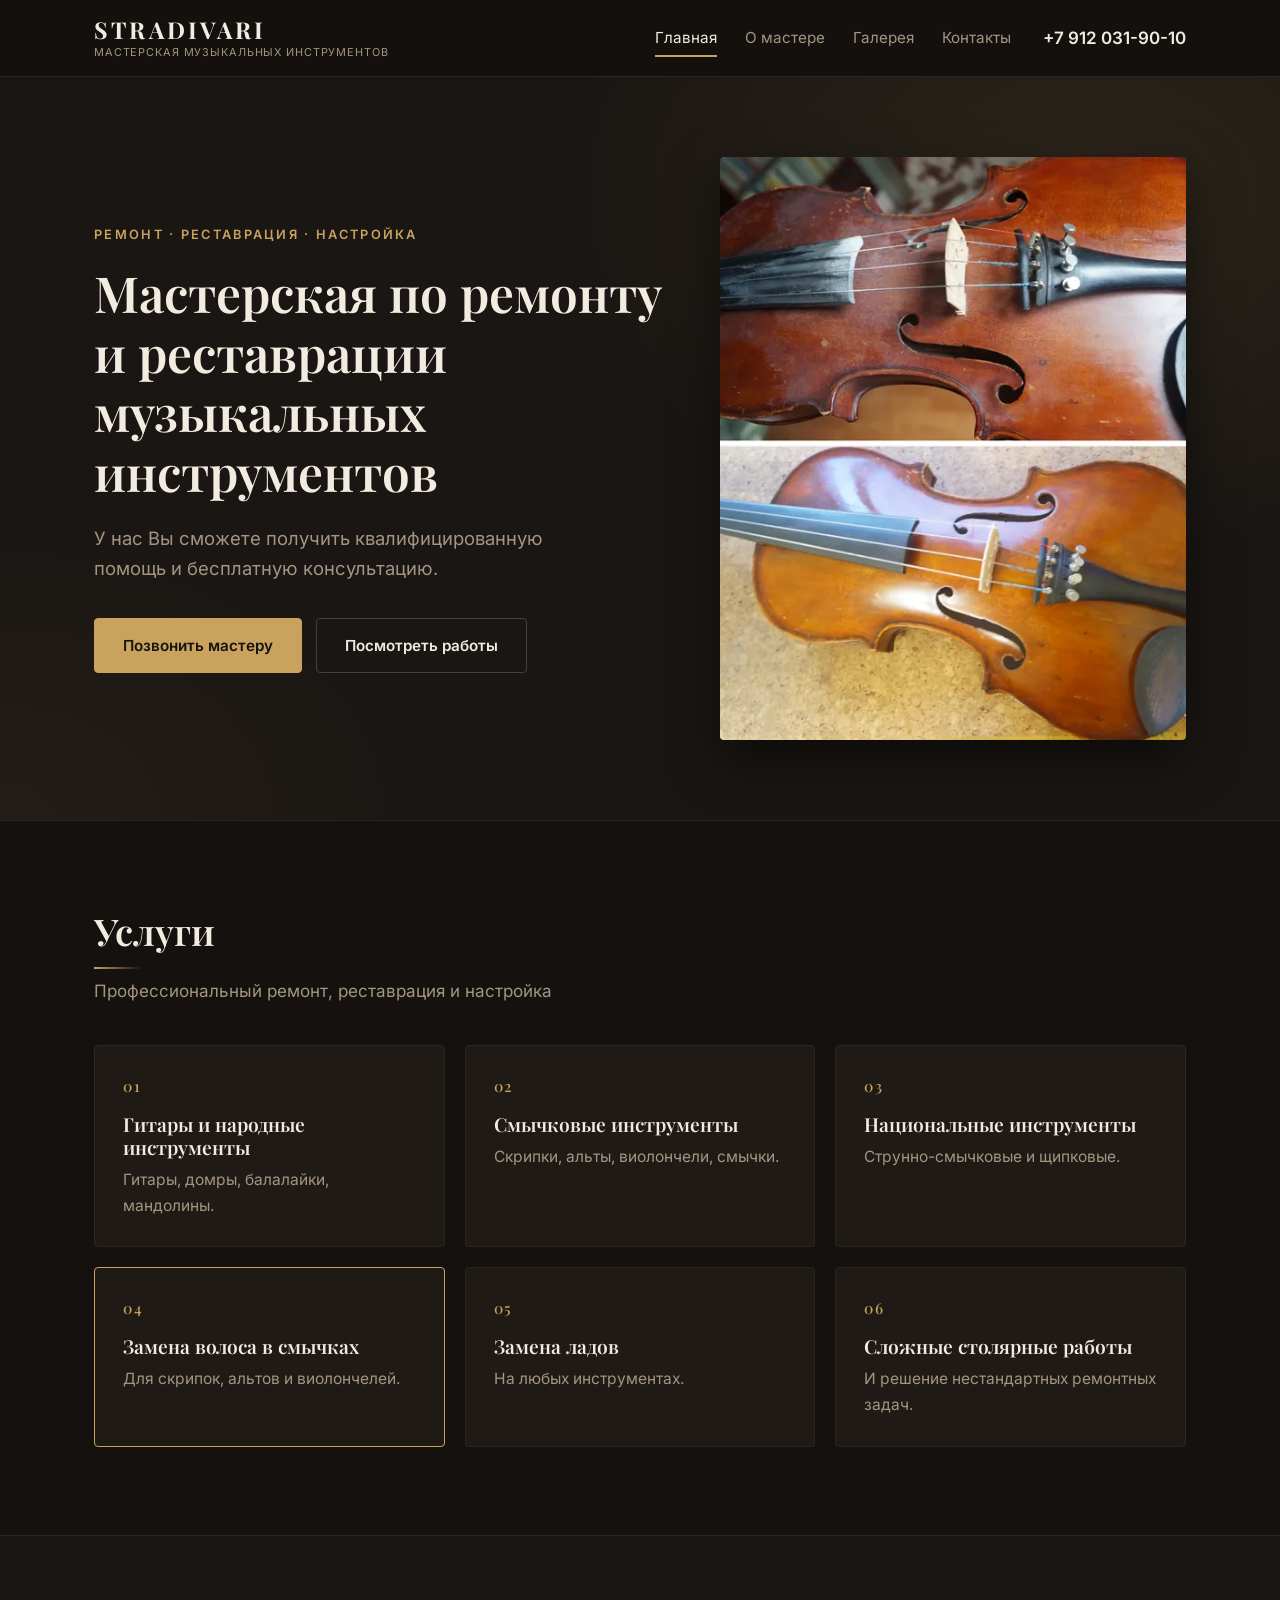
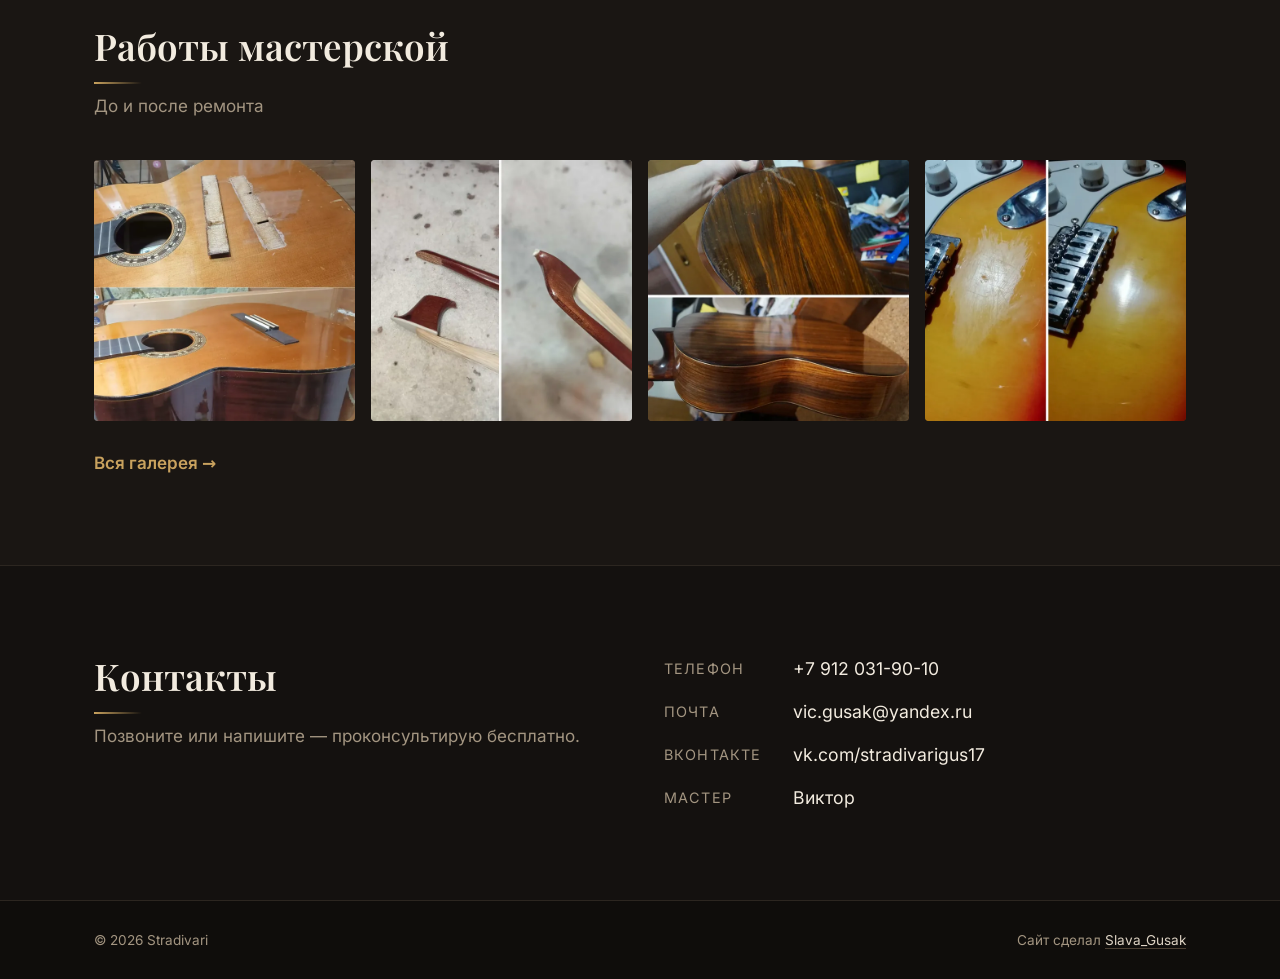
<file: index.html>
<!DOCTYPE html>
<html lang="ru">
<head>

    <!-- Google tag (gtag.js) -->
    <script async src="https://www.googletagmanager.com/gtag/js?id=G-6P1BGJ8JFZ"></script>
    <script>
      window.dataLayer = window.dataLayer || [];
      function gtag(){dataLayer.push(arguments);}
      gtag('js', new Date());

      gtag('config', 'G-6P1BGJ8JFZ');
    </script>

    <script>
      // Фото показываем только целиком: пока оно грузится, видна размытая копия.
      // Фото проявляются строго по порядку на странице, одно за другим
      document.documentElement.classList.add('img-fx');
      (function () {
        var queue = { fxNext: 0 }, root = document.documentElement;
        function reveal() {
          // Пока страница не показана (ждём стили и шрифты), фото не проявляем — иначе анимацию никто не увидит
          if (!root.classList.contains('css-ready') || root.classList.contains('fonts-wait')) return;
          var imgs = document.querySelectorAll('.hero-image img, .works-grid img, .gallery-grid img');
          for (var k = 0; k < imgs.length; k++) {
            var img = imgs[k];
            if (img.fxShown) continue;
            if (!img.fxReady) return; // ждём, пока загрузится предыдущее
            img.fxShown = true;
            var now = Date.now(), at = Math.max(now, queue.fxNext);
            queue.fxNext = at + 180;
            setTimeout(function (el) { el.classList.add('ready'); }, at - now, img);
          }
        }
        function ready(e) {
          var img = e.target;
          if (img.tagName !== 'IMG' || !img.closest('.hero-image, .works-grid, .gallery-grid')) return;
          var done = function () { img.fxReady = true; reveal(); };
          if (img.decode) img.decode().then(done, done); else done();
        }
        document.addEventListener('load', ready, true);
        document.addEventListener('error', ready, true);
        new MutationObserver(reveal).observe(root, { attributes: true, attributeFilter: ['class'] });
      })();
    </script>

    <meta charset="UTF-8">
    <meta name="viewport" content="width=device-width, initial-scale=1.0">
    <title>Stradivari - Мастерская музыкальных инструментов</title>
    <meta name="description" content="Мастерская Stradivari: ремонт, реставрация и настройка гитар, скрипок, альтов, виолончелей, домр и балалаек. Замена волоса в смычках, замена ладов. Бесплатная консультация.">
    <link rel="canonical" href="https://stradivari66.github.io/home/">

    <!-- Карточка ссылки для ВКонтакте, Telegram и других мессенджеров -->
    <meta property="og:type" content="website">
    <meta property="og:site_name" content="Stradivari">
    <meta property="og:locale" content="ru_RU">
    <meta property="og:title" content="Stradivari - Мастерская музыкальных инструментов">
    <meta property="og:description" content="Ремонт, реставрация и настройка струнных инструментов. Бесплатная консультация.">
    <meta property="og:url" content="https://stradivari66.github.io/home/">
    <meta property="og:image" content="https://stradivari66.github.io/home/images/og-image.jpg">
    <meta property="og:image:width" content="1200">
    <meta property="og:image:height" content="630">

    <link rel="icon" href="favicon.svg" type="image/svg+xml">
    <!-- Шрифты с самого сайта; кириллицу подгружаем заранее, она нужна на каждой странице -->
    <link rel="preload" href="fonts/playfair-display-cyrillic.woff2" as="font" type="font/woff2" crossorigin>
    <link rel="preload" href="fonts/inter-cyrillic.woff2" as="font" type="font/woff2" crossorigin>
    <link rel="preload" href="fonts/playfair-display-latin.woff2" as="font" type="font/woff2" crossorigin>
    <link rel="preload" href="fonts/inter-latin.woff2" as="font" type="font/woff2" crossorigin>
    <style>
        /* Стили шапки и первого экрана — прямо в странице, чтобы они появились сразу,
           не дожидаясь style.css. Это копии правил из style.css: меняя там шапку
           или первый экран, поменяйте и здесь (во всех трёх страницах) */
        @font-face { font-family: 'Inter'; font-style: normal; font-weight: 400 600; font-display: swap; src: url('fonts/inter-cyrillic.woff2') format('woff2'); unicode-range: U+0301, U+0400-045F, U+0490-0491, U+04B0-04B1, U+2116; }
        @font-face { font-family: 'Inter'; font-style: normal; font-weight: 400 600; font-display: swap; src: url('fonts/inter-latin.woff2') format('woff2'); unicode-range: U+0020-007E, U+00A0-00BF, U+00D7, U+00F7, U+2010-2027, U+2030-203A, U+20AC, U+2122, U+2190-2193, U+2212; }
        @font-face { font-family: 'Playfair Display'; font-style: normal; font-weight: 500 700; font-display: swap; src: url('fonts/playfair-display-cyrillic.woff2') format('woff2'); unicode-range: U+0301, U+0400-045F, U+0490-0491, U+04B0-04B1, U+2116; }
        @font-face { font-family: 'Playfair Display'; font-style: normal; font-weight: 500 700; font-display: swap; src: url('fonts/playfair-display-latin.woff2') format('woff2'); unicode-range: U+0020-007E, U+00A0-00BF, U+00D7, U+00F7, U+2010-2027, U+2030-203A, U+20AC, U+2122, U+2190-2193, U+2212; }
        :root { --bg: #14110f; --alt-bg: #1a1613; --header-bg: rgba(20, 17, 15, 0.96); --text: #ddd3c4; --heading: #f2ebdf; --muted: #a39581; --accent: #c9a25e; --on-accent: #17120d; --line: #2c2620; --line-strong: #4a3f33; --font-body: 'Inter', system-ui, sans-serif; --font-heading: 'Playfair Display', Georgia, serif; --radius: 4px; --shadow: 0 20px 50px rgba(0, 0, 0, 0.5); --ease: cubic-bezier(0.22, 0.7, 0.2, 1); }
        * { margin: 0; padding: 0; box-sizing: border-box; }
        body { background: var(--bg); color: var(--text); font-family: var(--font-body); font-size: 17px; line-height: 1.65; min-height: 100vh; display: flex; flex-direction: column; }
        main { flex: 1; }
        a { color: inherit; text-decoration: none; }
        img { display: block; max-width: 100%; }
        .wrap { max-width: 1140px; margin: 0 auto; padding: 0 24px; }
        h1 { font-family: var(--font-heading); color: var(--heading); font-weight: 600; line-height: 1.2; font-size: clamp(2rem, 4vw, 3.1rem); margin-bottom: 22px; }
        .site-header { background: var(--header-bg); border-bottom: 1px solid var(--line); position: sticky; top: 0; z-index: 10; }
        .header-inner { display: flex; align-items: center; gap: 32px; min-height: 76px; }
        .logo { font-family: var(--font-heading); font-weight: 700; font-size: 1.45rem; letter-spacing: 0.14em; color: var(--heading); line-height: 1.1; }
        .logo span { display: block; font-family: var(--font-body); font-weight: 400; font-size: 0.68rem; letter-spacing: 0.08em; color: var(--muted); text-transform: uppercase; margin-top: 4px; }
        .nav { display: flex; gap: 28px; margin-left: auto; font-size: 0.95rem; }
        .nav > a { position: relative; color: var(--muted); padding: 6px 0; white-space: nowrap; }
        .nav > a.active { color: var(--heading); }
        .nav > a.active::after { content: ''; position: absolute; left: 0; right: 0; bottom: 0; height: 2px; background: var(--accent); }
        .header-phone { font-weight: 600; color: var(--heading); white-space: nowrap; }
        .menu-toggle { display: none; position: absolute; right: 12px; top: 50%; transform: translateY(-50%); width: 44px; height: 44px; flex-direction: column; justify-content: center; align-items: center; gap: 5px; background: none; border: 1px solid var(--line-strong); border-radius: var(--radius); }
        .menu-toggle span { width: 20px; height: 2px; background: var(--heading); }
        .hero, .page-header { background: radial-gradient(ellipse 60% 70% at 85% 15%, rgba(201, 162, 94, 0.10), transparent 70%), radial-gradient(ellipse 50% 60% at 0% 100%, rgba(201, 162, 94, 0.05), transparent 70%), var(--alt-bg); border-bottom: 1px solid var(--line); }
        .hero { padding: 80px 0; }
        .hero-inner { display: grid; grid-template-columns: 1.1fr 0.9fr; gap: 56px; align-items: center; }
        .eyebrow { font-size: 0.8rem; letter-spacing: 0.18em; text-transform: uppercase; color: var(--accent); font-weight: 600; margin-bottom: 18px; }
        .lead { font-size: 1.15rem; color: var(--muted); max-width: 520px; margin-bottom: 34px; }
        .actions { display: flex; flex-wrap: wrap; gap: 14px; }
        .btn { display: inline-block; position: relative; overflow: hidden; padding: 14px 28px; border-radius: var(--radius); font-weight: 600; font-size: 0.95rem; }
        .btn-primary { background: var(--accent); color: var(--on-accent); border: 1px solid var(--accent); }
        .btn-secondary { border: 1px solid var(--line-strong); color: var(--heading); }
        .page-header { padding: 64px 0 48px; }
        .page-header h1 { margin-bottom: 8px; }
        .page-header .lead { margin-bottom: 0; }
        @keyframes rise { from { opacity: 0; transform: translateY(28px); } to { opacity: 1; transform: none; } }
        @keyframes settle { from { opacity: 0; transform: scale(1.06); } to { opacity: 1; transform: none; } }
        .hero-text > *, .page-header .wrap > * { animation: rise 0.9s var(--ease) both; }
        .hero-text > :nth-child(2), .page-header .wrap > :nth-child(2) { animation-delay: 0.12s; }
        .hero-text > :nth-child(3) { animation-delay: 0.24s; }
        .hero-text > :nth-child(4) { animation-delay: 0.36s; }
        .hero-image { position: relative; background: var(--alt-bg); border-radius: var(--radius); overflow: hidden; box-shadow: var(--shadow); animation: rise 1s var(--ease) 0.2s both; }
        .hero-image::before { content: ''; position: absolute; inset: 0; background: var(--ph, none) center 75% / cover no-repeat; filter: blur(14px); transform: scale(1.15); }
        .hero-image img { position: relative; width: 100%; height: auto; aspect-ratio: 4 / 5; object-fit: cover; object-position: center 75%; border-radius: var(--radius); animation: settle 1.6s var(--ease) 0.2s both; }
        .img-fx .hero-image img:not(.ready) { opacity: 0; animation-play-state: paused; }
        /* Остальная часть страницы появится, когда загрузится style.css */
        main > :not(:first-child), .site-footer { visibility: hidden; }
        .call-fab { display: none; }
        /* Порядок появления: шапка, затем (когда загрузятся шрифты) текст, затем всё остальное */
        @keyframes fade-in { from { opacity: 0; } to { opacity: 1; } }
        .logo, .nav, .header-phone { animation: fade-in 0.6s var(--ease) both; }
        .fonts-wait .logo, .fonts-wait .nav, .fonts-wait .header-phone,
        .fonts-wait .hero-text > *, .fonts-wait .page-header .wrap > *,
        .fonts-wait .hero-image, .fonts-wait .hero-image img { animation-play-state: paused; }
        .fonts-wait main > :not(:first-child), .fonts-wait .site-footer { visibility: hidden; }
        @media (max-width: 900px) {
            .header-inner { flex-wrap: wrap; gap: 10px 24px; padding: 14px 24px; }
            .nav { order: 3; width: 100%; margin-left: 0; gap: 20px; overflow-x: auto; }
            .header-phone { margin-left: auto; }
            .hero { padding: 48px 0; }
            .hero-inner { grid-template-columns: 1fr; gap: 32px; }
            .hero-image img { aspect-ratio: 4 / 3; }
            .page-header { padding: 44px 0 36px; }
        }
        @media (max-width: 640px) {
            body { font-size: 16px; }
            .wrap { padding: 0 16px; }
            .header-inner { position: relative; justify-content: center; min-height: 60px; padding: 10px 64px; }
            .logo { font-size: 1.25rem; text-align: center; }
            .logo span, .header-phone, .eyebrow, .gallery-hint { display: none; }
            .menu-toggle { display: flex; }
            .nav { position: absolute; visibility: hidden; }
            .hero-text, .page-header { text-align: center; }
            .hero { padding: 36px 0 40px; }
            .hero-inner { gap: 28px; }
            h1 { font-size: 1.85rem; margin-bottom: 14px; }
            .lead { font-size: 1.05rem; margin: 0 auto 26px; }
            .actions { flex-direction: column; gap: 10px; }
            .btn { display: block; width: 100%; text-align: center; padding: 15px 20px; }
            .hero-image img { aspect-ratio: 1; object-position: center; }
            .page-header { padding: 32px 0 28px; }
        }
        @media (prefers-reduced-motion: reduce) {
            *, *::before, *::after { animation: none !important; }
        }
    </style>
    <script>
      // Текст показываем, когда загрузятся шрифты, — без подмены шрифта на глазах.
      // На совсем медленном интернете ждём не дольше 8 секунд
      (function () {
        if (!document.fonts || !document.fonts.load) return;
        var root = document.documentElement;
        var done = function () { root.classList.remove('fonts-wait'); };
        root.classList.add('fonts-wait');
        Promise.all([
          document.fonts.load('600 1em "Playfair Display"', 'Мастерская STRADIVARI'),
          document.fonts.load('1em Inter', 'Мастерская +7 912')
        ]).then(done, done);
        setTimeout(done, 8000);
      })();
    </script>
    <!-- Остальные стили грузятся следом и не задерживают показ шапки -->
    <link rel="preload" href="style.css" as="style" onload="this.onload=null; this.rel='stylesheet'; document.documentElement.classList.add('css-ready')">
    <noscript><link rel="stylesheet" href="style.css"></noscript>

    <!-- Сведения о мастерской для поисковиков -->
    <script type="application/ld+json">
    {
        "@context": "https://schema.org",
        "@type": "LocalBusiness",
        "name": "Stradivari",
        "description": "Мастерская по ремонту и реставрации музыкальных инструментов",
        "url": "https://stradivari66.github.io/home/",
        "image": "https://stradivari66.github.io/home/images/og-image.jpg",
        "telephone": "+7 912 031-90-10",
        "email": "vic.gusak@yandex.ru",
        "sameAs": ["https://vk.com/stradivarigus17"]
    }
    </script>
</head>
<body>
    <header class="site-header">
        <div class="wrap header-inner">
            <a class="logo" href="index.html">STRADIVARI<span>мастерская музыкальных инструментов</span></a>
            <nav class="nav" id="site-nav" aria-label="Основное меню">
                <a href="index.html" class="active" aria-current="page">Главная</a>
                <a href="about.html">О мастере</a>
                <a href="gallery.html">Галерея</a>
                <a href="#contacts">Контакты</a>
            </nav>
            <a class="header-phone" href="tel:+79120319010">+7 912 031-90-10</a>
            <button type="button" class="menu-toggle" aria-label="Открыть меню" aria-expanded="false" aria-controls="site-nav">
                <span></span>
                <span></span>
                <span></span>
            </button>
        </div>
    </header>

    <main>
        <section class="hero">
            <div class="wrap hero-inner">
                <div class="hero-text">
                    <p class="eyebrow">Ремонт · Реставрация · Настройка</p>
                    <h1>Мастерская по ремонту и реставрации музыкальных инструментов</h1>
                    <p class="lead">У нас Вы сможете получить квалифицированную помощь и бесплатную консультацию.</p>
                    <div class="actions">
                        <a class="btn btn-primary" href="tel:+79120319010">Позвонить мастеру</a>
                        <a class="btn btn-secondary" href="gallery.html">Посмотреть работы</a>
                    </div>
                </div>
                <div class="hero-image" style="--ph: url([data-uri])">
                    <img src="images/medium/photo7.webp" srcset="images/thumbs/photo7.webp 640w, images/medium/photo7.webp 1080w, images/photo7.webp 1920w" sizes="(max-width: 900px) calc(100vw - 32px), 470px" alt="Скрипка до и после реставрации" width="1920" height="1920" fetchpriority="low">
                </div>
            </div>
        </section>

        <section class="section">
            <div class="wrap">
                <h2>Услуги</h2>
                <p class="section-lead">Профессиональный ремонт, реставрация и настройка</p>
                <div class="service-grid">
                    <article class="card"><span class="num">01</span><h3>Гитары и народные инструменты</h3><p>Гитары, домры, балалайки, мандолины.</p></article>
                    <article class="card"><span class="num">02</span><h3>Смычковые инструменты</h3><p>Скрипки, альты, виолончели, смычки.</p></article>
                    <article class="card"><span class="num">03</span><h3>Национальные инструменты</h3><p>Струнно-смычковые и щипковые.</p></article>
                    <article class="card card-accent"><span class="num">04</span><h3>Замена волоса в смычках</h3><p>Для скрипок, альтов и виолончелей.</p></article>
                    <article class="card"><span class="num">05</span><h3>Замена ладов</h3><p>На любых инструментах.</p></article>
                    <article class="card"><span class="num">06</span><h3>Сложные столярные работы</h3><p>И решение нестандартных ремонтных задач.</p></article>
                </div>
            </div>
        </section>

        <section class="section section-alt">
            <div class="wrap">
                <h2>Работы мастерской</h2>
                <p class="section-lead">До и после ремонта</p>
                <div class="works-grid">
                    <a href="gallery.html" style="--ph: url([data-uri])"><img src="images/thumbs/photo1.webp" srcset="images/thumbs/photo1.webp 640w, images/medium/photo1.webp 1080w" sizes="(max-width: 900px) 50vw, 270px" alt="Классическая гитара: замена подставки — до и после" width="1920" height="1920" loading="lazy"></a>
                    <a href="gallery.html" style="--ph: url([data-uri])"><img src="images/thumbs/photo4.webp" srcset="images/thumbs/photo4.webp 640w, images/medium/photo4.webp 1080w" sizes="(max-width: 900px) 50vw, 270px" alt="Смычок: восстановление сломанной головки — до и после" width="1920" height="1920" loading="lazy"></a>
                    <a href="gallery.html" style="--ph: url([data-uri])"><img src="images/thumbs/photo3.webp" srcset="images/thumbs/photo3.webp 640w, images/medium/photo3.webp 1080w" sizes="(max-width: 900px) 50vw, 270px" alt="Гитара: реставрация лакового покрытия корпуса — до и после" width="1920" height="1920" loading="lazy"></a>
                    <a href="gallery.html" style="--ph: url([data-uri])"><img src="images/thumbs/photo2.webp" srcset="images/thumbs/photo2.webp 640w, images/medium/photo2.webp 1080w" sizes="(max-width: 900px) 50vw, 270px" alt="Электрогитара: восстановление лака возле бриджа — до и после" width="1920" height="1920" loading="lazy"></a>
                </div>
                <a class="more" href="gallery.html">Вся галерея →</a>
            </div>
        </section>

        <section class="section" id="contacts">
            <div class="wrap contacts-inner">
                <div>
                    <h2>Контакты</h2>
                    <p class="section-lead">Позвоните или напишите — проконсультирую бесплатно.</p>
                </div>
                <dl class="contact-list">
                    <dt>Телефон</dt><dd><a href="tel:+79120319010">+7 912 031-90-10</a></dd>
                    <dt>Почта</dt><dd><a href="mailto:vic.gusak@yandex.ru">vic.gusak@yandex.ru</a></dd>
                    <dt>ВКонтакте</dt><dd><a href="https://vk.com/stradivarigus17" target="_blank" rel="noopener">vk.com/stradivarigus17</a></dd>
                    <dt>Мастер</dt><dd>Виктор</dd>
                </dl>
            </div>
        </section>
    </main>

    <footer class="site-footer">
        <div class="wrap footer-inner">
            <span>© 2026 Stradivari</span>
            <span>Сайт сделал <a class="footer-credit" href="https://slava-gusak.ru/music/" target="_blank" rel="noopener">Slava_Gusak</a></span>
        </div>
    </footer>
    <!-- Плавающая кнопка звонка (только на телефонах) -->
    <a class="call-fab" href="tel:+79120319010" aria-label="Позвонить мастеру">
        <svg viewBox="0 0 24 24" fill="currentColor" aria-hidden="true"><path d="M6.62 10.79c1.44 2.83 3.76 5.14 6.59 6.59l2.2-2.2c.27-.27.67-.36 1.02-.24 1.12.37 2.33.57 3.57.57.55 0 1 .45 1 1V20c0 .55-.45 1-1 1-9.39 0-17-7.61-17-17 0-.55.45-1 1-1h3.5c.55 0 1 .45 1 1 0 1.25.2 2.45.57 3.57.11.35.03.74-.25 1.02l-2.2 2.2z"/></svg>
    </a>

    <script src="script.js"></script>
</body>
</html>
</file>
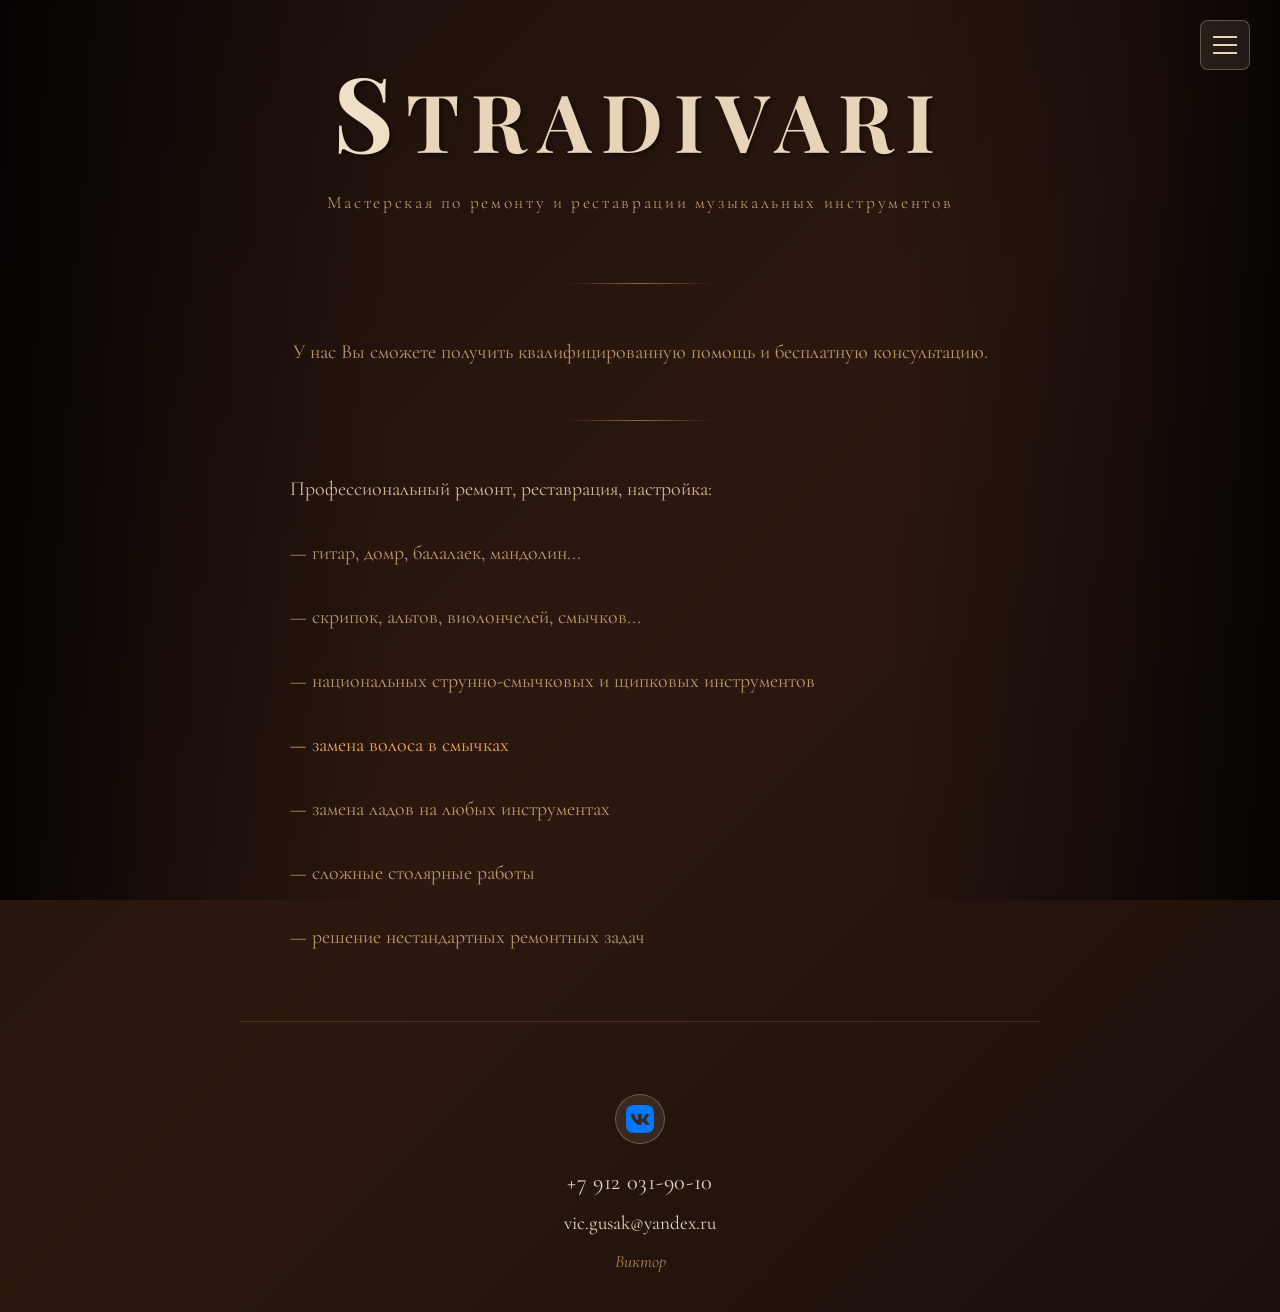
<file: _archive/2026-02-original/index.html>
<!DOCTYPE html>
<html lang="ru">
<head>


    <meta charset="UTF-8">
    <meta name="viewport" content="width=device-width, initial-scale=1.0">
    <title>Stradivari - Мастерская музыкальных инструментов</title>
    <link rel="preconnect" href="https://fonts.googleapis.com">
    <link rel="preconnect" href="https://fonts.gstatic.com" crossorigin>
    <link href="https://fonts.googleapis.com/css2?family=Playfair+Display:wght@400;600;700&family=Cormorant+Garamond:wght@300;400&display=swap" rel="stylesheet">
    <style>
        * {
            margin: 0;
            padding: 0;
            box-sizing: border-box;
        }

        body {
            background: linear-gradient(135deg, #1a0f0a 0%, #2d1810 50%, #1a0f0a 100%);
            min-height: 100vh;
            display: flex;
            justify-content: center;
            align-items: center;
            font-family: 'Cormorant Garamond', serif;
            color: #d4b896;
            padding: 40px 20px;
            position: relative;
        }

        /* Кнопка меню */
        .menu-btn {
            position: fixed;
            top: 20px;
            right: 30px;
            width: 50px;
            height: 50px;
            background: rgba(232, 212, 184, 0.1);
            border: 1px solid rgba(232, 212, 184, 0.3);
            border-radius: 8px;
            cursor: pointer;
            z-index: 1000;
            display: flex;
            flex-direction: column;
            justify-content: center;
            align-items: center;
            gap: 6px;
            transition: all 0.3s ease;
        }

        .menu-btn:hover {
            background: rgba(232, 212, 184, 0.2);
            border-color: rgba(232, 212, 184, 0.5);
        }

        .menu-btn span {
            width: 24px;
            height: 2px;
            background: #e8d4b8;
            transition: all 0.3s ease;
        }

        /* Меню */
        .menu {
            position: fixed;
            top: -100%;
            left: 0;
            width: 100%;
            background: rgba(26, 15, 10, 0.85);
            backdrop-filter: blur(10px);
            -webkit-backdrop-filter: blur(10px);
            border-bottom: 1px solid rgba(139, 111, 71, 0.3);
            box-shadow: 0 8px 32px rgba(0, 0, 0, 0.3);
            z-index: 999;
            transition: top 0.4s ease;
            padding: 25px 40px 30px;
        }

        .menu.active {
            top: 0;
        }

        .menu-overlay {
            position: fixed;
            top: 0;
            left: 0;
            width: 100%;
            height: 100%;
            background: rgba(0, 0, 0, 0.5);
            z-index: 998;
            opacity: 0;
            visibility: hidden;
            transition: all 0.3s ease;
        }

        .menu-overlay.active {
            opacity: 1;
            visibility: visible;
        }

        .menu-items {
            list-style: none;
            display: flex;
            justify-content: center;
            align-items: center;
            gap: 60px;
            margin-top: 0px;
        }

        .menu-items li {
            margin-bottom: 0;
        }

        .menu-items a {
            font-family: 'Playfair Display', serif;
            font-size: 1.8rem;
            color: #d4b896;
            text-decoration: none;
            transition: color 0.3s ease;
            display: block;
        }

        .menu-items a:hover {
            color: #e8d4b8;
        }

        .menu-items a.active {
            color: #e8a850;
        }

        /* Виньетка по бокам */
        body::before,
        body::after {
            content: '';
            position: fixed;
            top: 0;
            bottom: 0;
            width: 30%;
            pointer-events: none;
            z-index: 1;
        }

        body::before {
            left: 0;
            background: linear-gradient(to right, 
                rgba(0, 0, 0, 0.8) 0%,
                rgba(0, 0, 0, 0.4) 40%,
                transparent 100%
            );
        }

        body::after {
            right: 0;
            background: linear-gradient(to left, 
                rgba(0, 0, 0, 0.8) 0%,
                rgba(0, 0, 0, 0.4) 40%,
                transparent 100%
            );
        }

        .container {
            max-width: 800px;
            width: 100%;
            text-align: center;
            animation: fadeIn 1.5s ease-in;
            position: relative;
            z-index: 2;
        }

        @keyframes fadeIn {
            from {
                opacity: 0;
                transform: translateY(30px);
            }
            to {
                opacity: 1;
                transform: translateY(0);
            }
        }

        h1 {
            font-family: 'Playfair Display', serif;
            font-size: 5rem;
            font-weight: 700;
            color: #e8d4b8;
            margin-bottom: 0.5rem;
            letter-spacing: 0.15em;
            text-shadow: 2px 2px 4px rgba(0, 0, 0, 0.5);
        }

        h1 .large-s {
            font-size: 1.3em;
            color: #f0e0c8;
        }

        .subtitle {
            font-family: 'Cormorant Garamond', serif;
            font-size: 1.1rem;
            font-weight: 300;
            color: #c4a67a;
            margin-bottom: 4rem;
            line-height: 1.8;
            letter-spacing: 0.15em;
            max-width: 650px;
            margin-left: auto;
            margin-right: auto;
        }

        .divider {
            width: 150px;
            height: 1px;
            background: linear-gradient(to right, transparent, #8b6f47, transparent);
            margin: 3rem auto;
        }

        .services {
            text-align: left;
            margin: 0 auto 4rem;
            max-width: 700px;
            font-size: 1.25rem;
            line-height: 2;
            color: #b89968;
        }

        .services p {
            margin-bottom: 1.5rem;
        }

        .services strong {
            color: #d4b896;
            font-weight: 400;
        }

        .highlight-service {
            color: #e8a850;
        }

        .contact {
            margin-top: 4rem;
            padding-top: 3rem;
            border-top: 1px solid rgba(139, 111, 71, 0.3);
        }

        .contact-info {
            font-size: 1.4rem;
            margin-bottom: 0.8rem;
            margin-top: 1.5rem;
            color: #e8d4b8;
            letter-spacing: 0.03em;
        }

        .contact-name {
            font-size: 1.1rem;
            color: #a88850;
            font-style: italic;
            margin-top: 1rem;
        }

        .contact-email {
            font-size: 1.2rem;
            color: #c4a67a;
            margin-top: 1rem;
        }

        .social-icons {
            display: flex;
            justify-content: center;
            gap: 25px;
            margin-top: 1.5rem;
        }

        .social-icons a {
            width: 50px;
            height: 50px;
            display: flex;
            align-items: center;
            justify-content: center;
            border-radius: 50%;
            transition: all 0.3s ease;
            background: rgba(232, 212, 184, 0.1);
            border: 1px solid rgba(232, 212, 184, 0.3);
        }

        .social-icons a:hover {
            transform: translateY(-3px);
            background: rgba(232, 212, 184, 0.2);
            border-color: rgba(232, 212, 184, 0.5);
        }

        .social-icons svg {
            width: 28px;
            height: 28px;
        }

        .social-icons .telegram-icon {
            fill: #0088cc;
        }

        .social-icons .whatsapp-icon {
            fill: #25D366;
        }

        .social-icons .vk-icon {
            fill: #0077FF;
        }

        .social-icons a:hover .telegram-icon {
            fill: #0099dd;
        }

        .social-icons a:hover .whatsapp-icon {
            fill: #20c157;
        }

        .social-icons a:hover .vk-icon {
            fill: #0088FF;
        }

        a {
            color: #e8d4b8;
            text-decoration: none;
            transition: color 0.3s ease;
        }

        a:hover {
            color: #fff;
        }

        @media (max-width: 768px) {
            body::before,
            body::after {
                width: 20%;
            }

            .menu-btn {
                top: 20px;
                right: 20px;
                width: 45px;
                height: 45px;
            }

            .menu {
                padding: 27px 20px 25px;
            }

            .menu-items {
                flex-direction: column;
                gap: 20px;
            }

            .menu-items a {
                font-size: 1.5rem;
            }

            h1 {
                font-size: 2.5rem;
                letter-spacing: 0.1rem;
                padding: 20px;
            }

            .subtitle {
                font-size: 1.3rem;
            }

            .services {
                font-size: 1.3rem;
            }

            .contact-info {
                font-size: 1.5rem;
            }

            .contact-name {
                font-size: 1.3rem;
            }

            .contact-email {
                font-size: 1.2rem;
            }

            .social-icons a {
                width: 45px;
                height: 45px;
            }

            .social-icons svg {
                width: 24px;
                height: 24px;
            }
        }
    </style>
</head>
<body>
    <!-- Кнопка меню -->
    <div class="menu-btn" onclick="toggleMenu()">
        <span></span>
        <span></span>
        <span></span>
    </div>

    <!-- Оверлей -->
    <div class="menu-overlay" onclick="toggleMenu()"></div>

    <!-- Меню -->
    <nav class="menu">
        <ul class="menu-items">
            <li><a href="index.html" class="active">Главная</a></li>
            <li><a href="about.html">О себе</a></li>
            <li><a href="gallery.html">Галерея</a></li>
        </ul>
    </nav>

    <div class="container">
        <h1><span class="large-s">S</span>TRADIVARI</h1>
        
        <div class="subtitle">
            Мастерская по ремонту и реставрации музыкальных инструментов
        </div>

        <div class="divider"></div>

         <p style="margin-top: 1rem; font-size: 1.25rem; line-height: 2; color: #b89968;">У нас Вы сможете получить квалифицированную помощь и бесплатную консультацию.</p>

        <div class="divider"></div>

        <div class="services">
            <p><strong>Профессиональный ремонт, реставрация, настройка:</strong></p>
            
            <p>— гитар, домр, балалаек, мандолин...</p>

            <p>— скрипок, альтов, виолончелей, смычков...</p>
            
            <p>— национальных струнно-смычковых и щипковых инструментов</p>
            
            <p class="highlight-service">— замена волоса в смычках</p>
            
            <p>— замена ладов на любых инструментах</p>
            
            <p>— сложные столярные работы</p>

            <p>— решение нестандартных ремонтных задач</p>
        </div>

        <div class="contact">
            <div class="social-icons">
                                <a href="https://vk.com/stradivarigus17" target="_blank" title="VK">
                    <svg class="vk-icon" viewBox="0 0 24 24" xmlns="http://www.w3.org/2000/svg">
                        <path d="M15.684 0H8.316C1.592 0 0 1.592 0 8.316v7.368C0 22.408 1.592 24 8.316 24h7.368C22.408 24 24 22.408 24 15.684V8.316C24 1.592 22.391 0 15.684 0zm3.692 17.123h-1.744c-.66 0-.864-.525-2.05-1.727-1.033-1-1.49-1.135-1.744-1.135-.356 0-.458.102-.458.593v1.575c0 .424-.135.678-1.253.678-1.846 0-3.896-1.118-5.335-3.202C4.624 10.857 4.03 8.57 4.03 8.096c0-.254.102-.491.593-.491h1.744c.44 0 .61.203.78.677.863 2.49 2.303 4.675 2.896 4.675.22 0 .322-.102.322-.66V9.721c-.068-1.186-.695-1.287-.695-1.71 0-.204.17-.407.44-.407h2.744c.373 0 .508.203.508.643v3.473c0 .372.17.508.271.508.22 0 .407-.136.813-.542 1.254-1.406 2.151-3.574 2.151-3.574.119-.254.322-.491.763-.491h1.744c.525 0 .644.27.525.643-.22 1.017-2.354 4.031-2.354 4.031-.186.305-.254.44 0 .78.186.254.796.779 1.203 1.253.745.847 1.32 1.558 1.473 2.05.17.49-.085.744-.576.744z"/>
                    </svg>
                </a>
            </div>
            <div class="contact-info">
                <a href="tel:+79120319010">+7 912 031-90-10</a>
            </div>
            <div class="contact-email">
                <a href="mailto:vic.gusak@yandex.ru">vic.gusak@yandex.ru</a>
            </div>
            <div class="contact-name">Виктор</div>
        </div>
    </div>

    <script>
        function toggleMenu() {
            const menu = document.querySelector('.menu');
            const overlay = document.querySelector('.menu-overlay');
            menu.classList.toggle('active');
            overlay.classList.toggle('active');
        }
    </script>
</body>
</html>
</file>
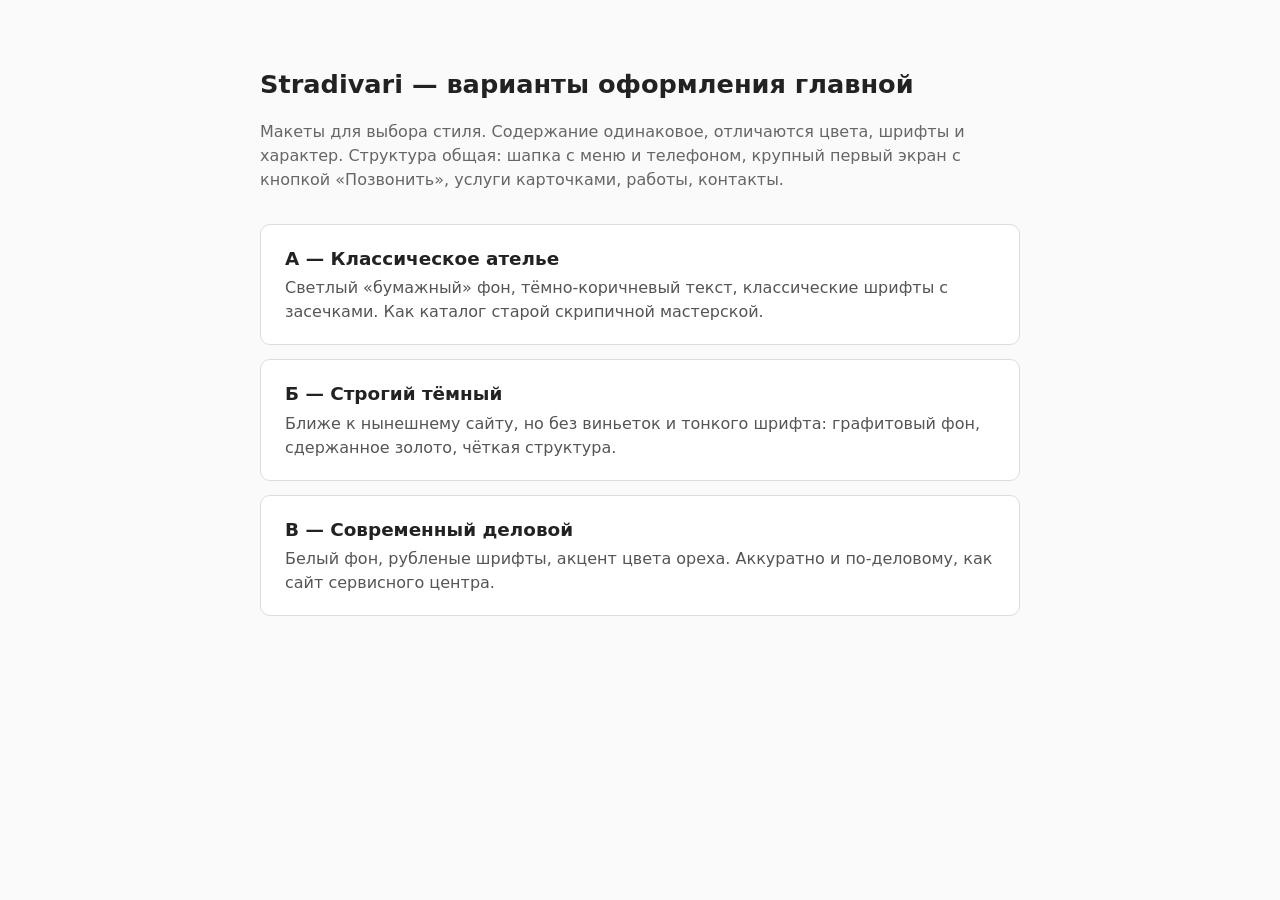
<file: _archive/2026-10-design-variants/index.html>
<!DOCTYPE html>
<html lang="ru">
<head>
<meta charset="UTF-8">
<meta name="viewport" content="width=device-width, initial-scale=1.0">
<title>Варианты дизайна · Stradivari</title>
<style>
body { font-family: system-ui, sans-serif; max-width: 760px; margin: 0 auto; padding: 48px 16px; color: #222; background: #fafafa; line-height: 1.5; }
h1 { font-size: 1.6rem; margin-bottom: 8px; }
p.note { color: #666; margin-bottom: 32px; }
a.v { display: block; padding: 20px 24px; margin-bottom: 14px; background: #fff; border: 1px solid #ddd; border-radius: 10px; color: inherit; text-decoration: none; }
a.v:hover { border-color: #8a5a2b; }
a.v b { display: block; font-size: 1.15rem; margin-bottom: 4px; }
a.v span { color: #555; }
</style>
</head>
<body>
<h1>Stradivari — варианты оформления главной</h1>
<p class="note">Макеты для выбора стиля. Содержание одинаковое, отличаются цвета, шрифты и характер. Структура общая: шапка с меню и телефоном, крупный первый экран с кнопкой «Позвонить», услуги карточками, работы, контакты.</p>
<a class="v" href="a-atelier.html"><b>А — Классическое ателье</b><span>Светлый «бумажный» фон, тёмно-коричневый текст, классические шрифты с засечками. Как каталог старой скрипичной мастерской.</span></a>
<a class="v" href="b-dark.html"><b>Б — Строгий тёмный</b><span>Ближе к нынешнему сайту, но без виньеток и тонкого шрифта: графитовый фон, сдержанное золото, чёткая структура.</span></a>
<a class="v" href="c-business.html"><b>В — Современный деловой</b><span>Белый фон, рубленые шрифты, акцент цвета ореха. Аккуратно и по-деловому, как сайт сервисного центра.</span></a>
</body>
</html>
</file>
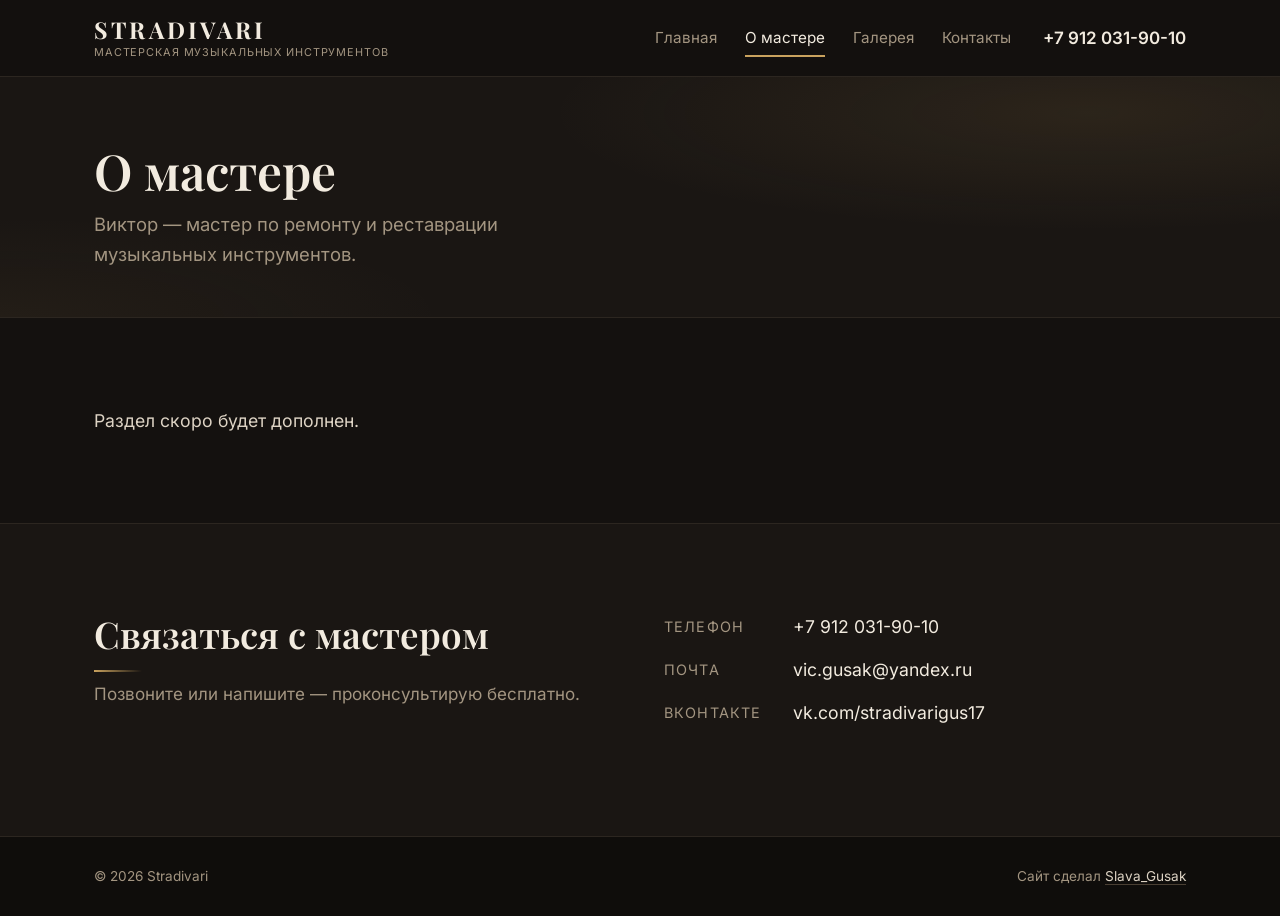
<file: about.html>
<!DOCTYPE html>
<html lang="ru">
<head>

    <!-- Google tag (gtag.js) -->
    <script async src="https://www.googletagmanager.com/gtag/js?id=G-6P1BGJ8JFZ"></script>
    <script>
      window.dataLayer = window.dataLayer || [];
      function gtag(){dataLayer.push(arguments);}
      gtag('js', new Date());

      gtag('config', 'G-6P1BGJ8JFZ');
    </script>

    <meta charset="UTF-8">
    <meta name="viewport" content="width=device-width, initial-scale=1.0">
    <title>О мастере - Stradivari</title>
    <meta name="description" content="О мастере мастерской Stradivari: ремонт и реставрация струнных музыкальных инструментов.">
    <link rel="canonical" href="https://stradivari66.github.io/home/about.html">

    <meta property="og:type" content="website">
    <meta property="og:site_name" content="Stradivari">
    <meta property="og:locale" content="ru_RU">
    <meta property="og:title" content="О мастере - Stradivari">
    <meta property="og:description" content="О мастере мастерской Stradivari: ремонт и реставрация струнных музыкальных инструментов.">
    <meta property="og:url" content="https://stradivari66.github.io/home/about.html">
    <meta property="og:image" content="https://stradivari66.github.io/home/images/og-image.jpg">
    <meta property="og:image:width" content="1200">
    <meta property="og:image:height" content="630">

    <link rel="icon" href="favicon.svg" type="image/svg+xml">
    <!-- Шрифты с самого сайта; кириллицу подгружаем заранее, она нужна на каждой странице -->
    <link rel="preload" href="fonts/playfair-display-cyrillic.woff2" as="font" type="font/woff2" crossorigin>
    <link rel="preload" href="fonts/inter-cyrillic.woff2" as="font" type="font/woff2" crossorigin>
    <link rel="preload" href="fonts/playfair-display-latin.woff2" as="font" type="font/woff2" crossorigin>
    <link rel="preload" href="fonts/inter-latin.woff2" as="font" type="font/woff2" crossorigin>
    <style>
        /* Стили шапки и первого экрана — прямо в странице, чтобы они появились сразу,
           не дожидаясь style.css. Это копии правил из style.css: меняя там шапку
           или первый экран, поменяйте и здесь (во всех трёх страницах) */
        @font-face { font-family: 'Inter'; font-style: normal; font-weight: 400 600; font-display: swap; src: url('fonts/inter-cyrillic.woff2') format('woff2'); unicode-range: U+0301, U+0400-045F, U+0490-0491, U+04B0-04B1, U+2116; }
        @font-face { font-family: 'Inter'; font-style: normal; font-weight: 400 600; font-display: swap; src: url('fonts/inter-latin.woff2') format('woff2'); unicode-range: U+0020-007E, U+00A0-00BF, U+00D7, U+00F7, U+2010-2027, U+2030-203A, U+20AC, U+2122, U+2190-2193, U+2212; }
        @font-face { font-family: 'Playfair Display'; font-style: normal; font-weight: 500 700; font-display: swap; src: url('fonts/playfair-display-cyrillic.woff2') format('woff2'); unicode-range: U+0301, U+0400-045F, U+0490-0491, U+04B0-04B1, U+2116; }
        @font-face { font-family: 'Playfair Display'; font-style: normal; font-weight: 500 700; font-display: swap; src: url('fonts/playfair-display-latin.woff2') format('woff2'); unicode-range: U+0020-007E, U+00A0-00BF, U+00D7, U+00F7, U+2010-2027, U+2030-203A, U+20AC, U+2122, U+2190-2193, U+2212; }
        :root { --bg: #14110f; --alt-bg: #1a1613; --header-bg: rgba(20, 17, 15, 0.96); --text: #ddd3c4; --heading: #f2ebdf; --muted: #a39581; --accent: #c9a25e; --on-accent: #17120d; --line: #2c2620; --line-strong: #4a3f33; --font-body: 'Inter', system-ui, sans-serif; --font-heading: 'Playfair Display', Georgia, serif; --radius: 4px; --shadow: 0 20px 50px rgba(0, 0, 0, 0.5); --ease: cubic-bezier(0.22, 0.7, 0.2, 1); }
        * { margin: 0; padding: 0; box-sizing: border-box; }
        body { background: var(--bg); color: var(--text); font-family: var(--font-body); font-size: 17px; line-height: 1.65; min-height: 100vh; display: flex; flex-direction: column; }
        main { flex: 1; }
        a { color: inherit; text-decoration: none; }
        img { display: block; max-width: 100%; }
        .wrap { max-width: 1140px; margin: 0 auto; padding: 0 24px; }
        h1 { font-family: var(--font-heading); color: var(--heading); font-weight: 600; line-height: 1.2; font-size: clamp(2rem, 4vw, 3.1rem); margin-bottom: 22px; }
        .site-header { background: var(--header-bg); border-bottom: 1px solid var(--line); position: sticky; top: 0; z-index: 10; }
        .header-inner { display: flex; align-items: center; gap: 32px; min-height: 76px; }
        .logo { font-family: var(--font-heading); font-weight: 700; font-size: 1.45rem; letter-spacing: 0.14em; color: var(--heading); line-height: 1.1; }
        .logo span { display: block; font-family: var(--font-body); font-weight: 400; font-size: 0.68rem; letter-spacing: 0.08em; color: var(--muted); text-transform: uppercase; margin-top: 4px; }
        .nav { display: flex; gap: 28px; margin-left: auto; font-size: 0.95rem; }
        .nav > a { position: relative; color: var(--muted); padding: 6px 0; white-space: nowrap; }
        .nav > a.active { color: var(--heading); }
        .nav > a.active::after { content: ''; position: absolute; left: 0; right: 0; bottom: 0; height: 2px; background: var(--accent); }
        .header-phone { font-weight: 600; color: var(--heading); white-space: nowrap; }
        .menu-toggle { display: none; position: absolute; right: 12px; top: 50%; transform: translateY(-50%); width: 44px; height: 44px; flex-direction: column; justify-content: center; align-items: center; gap: 5px; background: none; border: 1px solid var(--line-strong); border-radius: var(--radius); }
        .menu-toggle span { width: 20px; height: 2px; background: var(--heading); }
        .hero, .page-header { background: radial-gradient(ellipse 60% 70% at 85% 15%, rgba(201, 162, 94, 0.10), transparent 70%), radial-gradient(ellipse 50% 60% at 0% 100%, rgba(201, 162, 94, 0.05), transparent 70%), var(--alt-bg); border-bottom: 1px solid var(--line); }
        .hero { padding: 80px 0; }
        .hero-inner { display: grid; grid-template-columns: 1.1fr 0.9fr; gap: 56px; align-items: center; }
        .eyebrow { font-size: 0.8rem; letter-spacing: 0.18em; text-transform: uppercase; color: var(--accent); font-weight: 600; margin-bottom: 18px; }
        .lead { font-size: 1.15rem; color: var(--muted); max-width: 520px; margin-bottom: 34px; }
        .actions { display: flex; flex-wrap: wrap; gap: 14px; }
        .btn { display: inline-block; position: relative; overflow: hidden; padding: 14px 28px; border-radius: var(--radius); font-weight: 600; font-size: 0.95rem; }
        .btn-primary { background: var(--accent); color: var(--on-accent); border: 1px solid var(--accent); }
        .btn-secondary { border: 1px solid var(--line-strong); color: var(--heading); }
        .page-header { padding: 64px 0 48px; }
        .page-header h1 { margin-bottom: 8px; }
        .page-header .lead { margin-bottom: 0; }
        @keyframes rise { from { opacity: 0; transform: translateY(28px); } to { opacity: 1; transform: none; } }
        @keyframes settle { from { opacity: 0; transform: scale(1.06); } to { opacity: 1; transform: none; } }
        .hero-text > *, .page-header .wrap > * { animation: rise 0.9s var(--ease) both; }
        .hero-text > :nth-child(2), .page-header .wrap > :nth-child(2) { animation-delay: 0.12s; }
        .hero-text > :nth-child(3) { animation-delay: 0.24s; }
        .hero-text > :nth-child(4) { animation-delay: 0.36s; }
        .hero-image { position: relative; background: var(--alt-bg); border-radius: var(--radius); overflow: hidden; box-shadow: var(--shadow); animation: rise 1s var(--ease) 0.2s both; }
        .hero-image::before { content: ''; position: absolute; inset: 0; background: var(--ph, none) center 75% / cover no-repeat; filter: blur(14px); transform: scale(1.15); }
        .hero-image img { position: relative; width: 100%; height: auto; aspect-ratio: 4 / 5; object-fit: cover; object-position: center 75%; border-radius: var(--radius); animation: settle 1.6s var(--ease) 0.2s both; }
        .img-fx .hero-image img:not(.ready) { opacity: 0; animation-play-state: paused; }
        /* Остальная часть страницы появится, когда загрузится style.css */
        main > :not(:first-child), .site-footer { visibility: hidden; }
        .call-fab { display: none; }
        /* Порядок появления: шапка, затем (когда загрузятся шрифты) текст, затем всё остальное */
        @keyframes fade-in { from { opacity: 0; } to { opacity: 1; } }
        .logo, .nav, .header-phone { animation: fade-in 0.6s var(--ease) both; }
        .fonts-wait .logo, .fonts-wait .nav, .fonts-wait .header-phone,
        .fonts-wait .hero-text > *, .fonts-wait .page-header .wrap > *,
        .fonts-wait .hero-image, .fonts-wait .hero-image img { animation-play-state: paused; }
        .fonts-wait main > :not(:first-child), .fonts-wait .site-footer { visibility: hidden; }
        @media (max-width: 900px) {
            .header-inner { flex-wrap: wrap; gap: 10px 24px; padding: 14px 24px; }
            .nav { order: 3; width: 100%; margin-left: 0; gap: 20px; overflow-x: auto; }
            .header-phone { margin-left: auto; }
            .hero { padding: 48px 0; }
            .hero-inner { grid-template-columns: 1fr; gap: 32px; }
            .hero-image img { aspect-ratio: 4 / 3; }
            .page-header { padding: 44px 0 36px; }
        }
        @media (max-width: 640px) {
            body { font-size: 16px; }
            .wrap { padding: 0 16px; }
            .header-inner { position: relative; justify-content: center; min-height: 60px; padding: 10px 64px; }
            .logo { font-size: 1.25rem; text-align: center; }
            .logo span, .header-phone, .eyebrow, .gallery-hint { display: none; }
            .menu-toggle { display: flex; }
            .nav { position: absolute; visibility: hidden; }
            .hero-text, .page-header { text-align: center; }
            .hero { padding: 36px 0 40px; }
            .hero-inner { gap: 28px; }
            h1 { font-size: 1.85rem; margin-bottom: 14px; }
            .lead { font-size: 1.05rem; margin: 0 auto 26px; }
            .actions { flex-direction: column; gap: 10px; }
            .btn { display: block; width: 100%; text-align: center; padding: 15px 20px; }
            .hero-image img { aspect-ratio: 1; object-position: center; }
            .page-header { padding: 32px 0 28px; }
        }
        @media (prefers-reduced-motion: reduce) {
            *, *::before, *::after { animation: none !important; }
        }
    </style>
    <script>
      // Текст показываем, когда загрузятся шрифты, — без подмены шрифта на глазах.
      // На совсем медленном интернете ждём не дольше 8 секунд
      (function () {
        if (!document.fonts || !document.fonts.load) return;
        var root = document.documentElement;
        var done = function () { root.classList.remove('fonts-wait'); };
        root.classList.add('fonts-wait');
        Promise.all([
          document.fonts.load('600 1em "Playfair Display"', 'Мастерская STRADIVARI'),
          document.fonts.load('1em Inter', 'Мастерская +7 912')
        ]).then(done, done);
        setTimeout(done, 8000);
      })();
    </script>
    <!-- Остальные стили грузятся следом и не задерживают показ шапки -->
    <link rel="preload" href="style.css" as="style" onload="this.onload=null; this.rel='stylesheet'; document.documentElement.classList.add('css-ready')">
    <noscript><link rel="stylesheet" href="style.css"></noscript>
</head>
<body>
    <header class="site-header">
        <div class="wrap header-inner">
            <a class="logo" href="index.html">STRADIVARI<span>мастерская музыкальных инструментов</span></a>
            <nav class="nav" id="site-nav" aria-label="Основное меню">
                <a href="index.html">Главная</a>
                <a href="about.html" class="active" aria-current="page">О мастере</a>
                <a href="gallery.html">Галерея</a>
                <a href="index.html#contacts">Контакты</a>
            </nav>
            <a class="header-phone" href="tel:+79120319010">+7 912 031-90-10</a>
            <button type="button" class="menu-toggle" aria-label="Открыть меню" aria-expanded="false" aria-controls="site-nav">
                <span></span>
                <span></span>
                <span></span>
            </button>
        </div>
    </header>

    <main>
        <section class="page-header">
            <div class="wrap">
                <h1>О мастере</h1>
                <p class="lead">Виктор — мастер по ремонту и реставрации музыкальных инструментов.</p>
            </div>
        </section>

        <section class="section">
            <div class="wrap">
                <div class="about-text">
                    <!-- Здесь будет рассказ о мастере: опыт, с какими инструментами работает, подход к ремонту -->
                    <p>Раздел скоро будет дополнен.</p>
                </div>
            </div>
        </section>

        <section class="section section-alt">
            <div class="wrap contacts-inner">
                <div>
                    <h2>Связаться с мастером</h2>
                    <p class="section-lead">Позвоните или напишите — проконсультирую бесплатно.</p>
                </div>
                <dl class="contact-list">
                    <dt>Телефон</dt><dd><a href="tel:+79120319010">+7 912 031-90-10</a></dd>
                    <dt>Почта</dt><dd><a href="mailto:vic.gusak@yandex.ru">vic.gusak@yandex.ru</a></dd>
                    <dt>ВКонтакте</dt><dd><a href="https://vk.com/stradivarigus17" target="_blank" rel="noopener">vk.com/stradivarigus17</a></dd>
                </dl>
            </div>
        </section>
    </main>

    <footer class="site-footer">
        <div class="wrap footer-inner">
            <span>© 2026 Stradivari</span>
            <span>Сайт сделал <a class="footer-credit" href="https://slava-gusak.ru/music/" target="_blank" rel="noopener">Slava_Gusak</a></span>
        </div>
    </footer>
    <!-- Плавающая кнопка звонка (только на телефонах) -->
    <a class="call-fab" href="tel:+79120319010" aria-label="Позвонить мастеру">
        <svg viewBox="0 0 24 24" fill="currentColor" aria-hidden="true"><path d="M6.62 10.79c1.44 2.83 3.76 5.14 6.59 6.59l2.2-2.2c.27-.27.67-.36 1.02-.24 1.12.37 2.33.57 3.57.57.55 0 1 .45 1 1V20c0 .55-.45 1-1 1-9.39 0-17-7.61-17-17 0-.55.45-1 1-1h3.5c.55 0 1 .45 1 1 0 1.25.2 2.45.57 3.57.11.35.03.74-.25 1.02l-2.2 2.2z"/></svg>
    </a>

    <script src="script.js"></script>
</body>
</html>
</file>
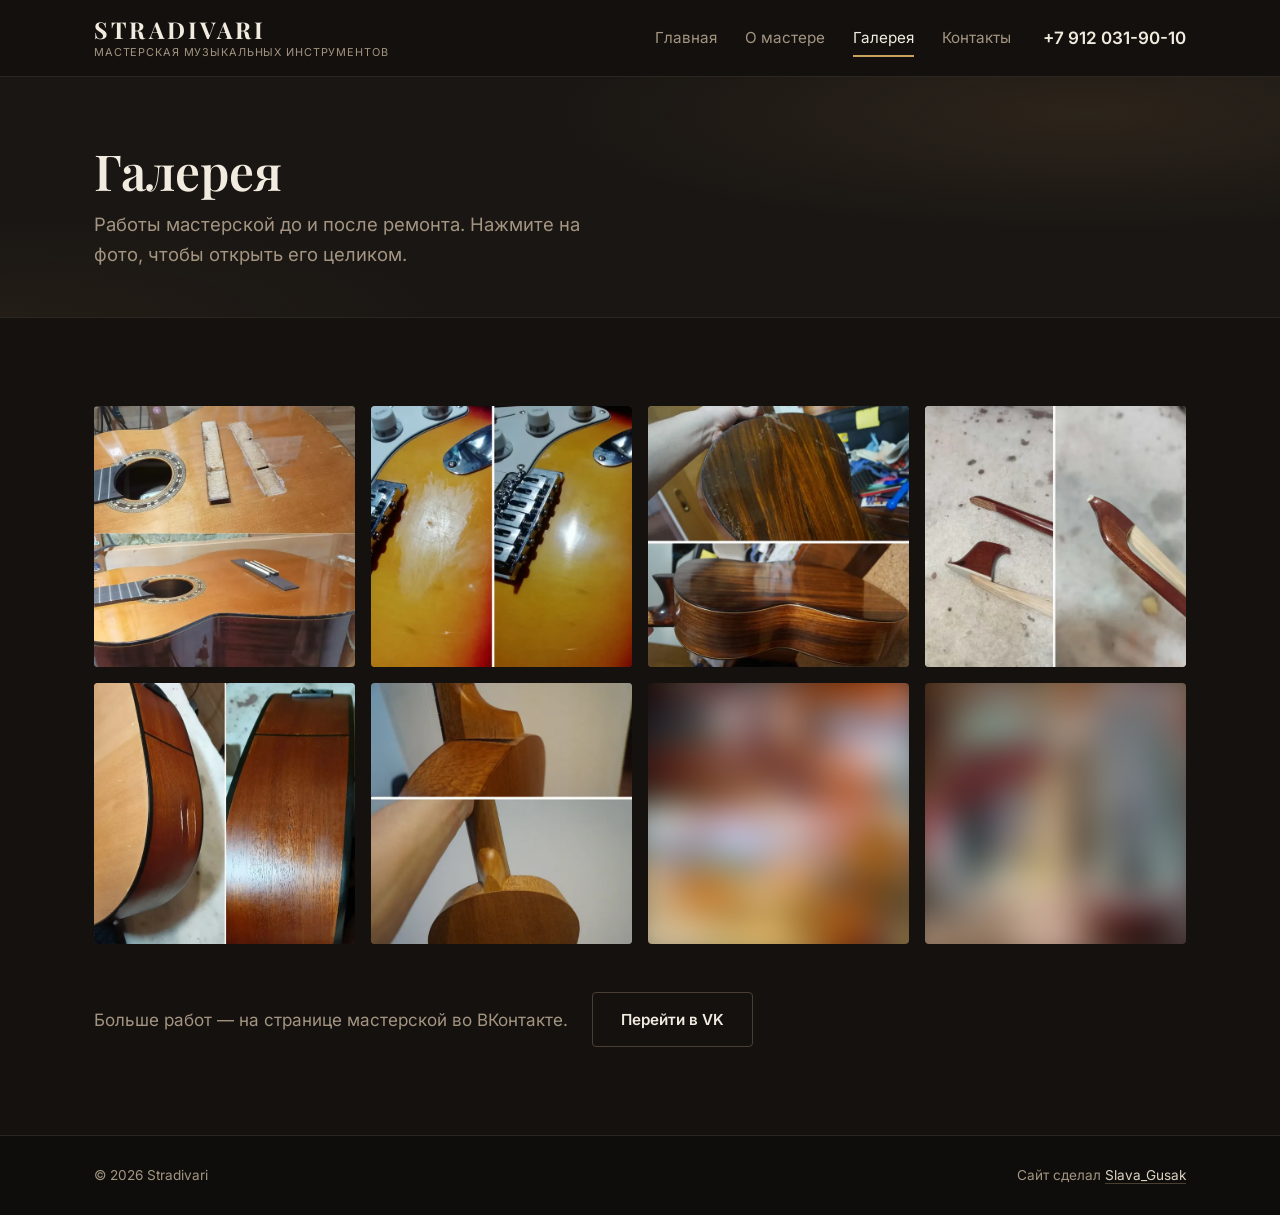
<file: gallery.html>
<!DOCTYPE html>
<html lang="ru">
<head>

    <!-- Google tag (gtag.js) -->
    <script async src="https://www.googletagmanager.com/gtag/js?id=G-6P1BGJ8JFZ"></script>
    <script>
      window.dataLayer = window.dataLayer || [];
      function gtag(){dataLayer.push(arguments);}
      gtag('js', new Date());

      gtag('config', 'G-6P1BGJ8JFZ');
    </script>

    <script>
      // Фото показываем только целиком: пока оно грузится, видна размытая копия.
      // Фото проявляются строго по порядку на странице, одно за другим
      document.documentElement.classList.add('img-fx');
      (function () {
        var queue = { fxNext: 0 }, root = document.documentElement;
        function reveal() {
          // Пока страница не показана (ждём стили и шрифты), фото не проявляем — иначе анимацию никто не увидит
          if (!root.classList.contains('css-ready') || root.classList.contains('fonts-wait')) return;
          var imgs = document.querySelectorAll('.hero-image img, .works-grid img, .gallery-grid img');
          for (var k = 0; k < imgs.length; k++) {
            var img = imgs[k];
            if (img.fxShown) continue;
            if (!img.fxReady) return; // ждём, пока загрузится предыдущее
            img.fxShown = true;
            var now = Date.now(), at = Math.max(now, queue.fxNext);
            queue.fxNext = at + 180;
            setTimeout(function (el) { el.classList.add('ready'); }, at - now, img);
          }
        }
        function ready(e) {
          var img = e.target;
          if (img.tagName !== 'IMG' || !img.closest('.hero-image, .works-grid, .gallery-grid')) return;
          var done = function () { img.fxReady = true; reveal(); };
          if (img.decode) img.decode().then(done, done); else done();
        }
        document.addEventListener('load', ready, true);
        document.addEventListener('error', ready, true);
        new MutationObserver(reveal).observe(root, { attributes: true, attributeFilter: ['class'] });
      })();
    </script>

    <meta charset="UTF-8">
    <meta name="viewport" content="width=device-width, initial-scale=1.0">
    <title>Галерея - Stradivari</title>
    <meta name="description" content="Работы мастерской Stradivari до и после ремонта: гитары, скрипка, смычок, аккордеон.">
    <link rel="canonical" href="https://stradivari66.github.io/home/gallery.html">

    <meta property="og:type" content="website">
    <meta property="og:site_name" content="Stradivari">
    <meta property="og:locale" content="ru_RU">
    <meta property="og:title" content="Галерея - Stradivari">
    <meta property="og:description" content="Работы мастерской до и после ремонта.">
    <meta property="og:url" content="https://stradivari66.github.io/home/gallery.html">
    <meta property="og:image" content="https://stradivari66.github.io/home/images/og-image.jpg">
    <meta property="og:image:width" content="1200">
    <meta property="og:image:height" content="630">

    <link rel="icon" href="favicon.svg" type="image/svg+xml">
    <!-- Шрифты с самого сайта; кириллицу подгружаем заранее, она нужна на каждой странице -->
    <link rel="preload" href="fonts/playfair-display-cyrillic.woff2" as="font" type="font/woff2" crossorigin>
    <link rel="preload" href="fonts/inter-cyrillic.woff2" as="font" type="font/woff2" crossorigin>
    <link rel="preload" href="fonts/playfair-display-latin.woff2" as="font" type="font/woff2" crossorigin>
    <link rel="preload" href="fonts/inter-latin.woff2" as="font" type="font/woff2" crossorigin>
    <style>
        /* Стили шапки и первого экрана — прямо в странице, чтобы они появились сразу,
           не дожидаясь style.css. Это копии правил из style.css: меняя там шапку
           или первый экран, поменяйте и здесь (во всех трёх страницах) */
        @font-face { font-family: 'Inter'; font-style: normal; font-weight: 400 600; font-display: swap; src: url('fonts/inter-cyrillic.woff2') format('woff2'); unicode-range: U+0301, U+0400-045F, U+0490-0491, U+04B0-04B1, U+2116; }
        @font-face { font-family: 'Inter'; font-style: normal; font-weight: 400 600; font-display: swap; src: url('fonts/inter-latin.woff2') format('woff2'); unicode-range: U+0020-007E, U+00A0-00BF, U+00D7, U+00F7, U+2010-2027, U+2030-203A, U+20AC, U+2122, U+2190-2193, U+2212; }
        @font-face { font-family: 'Playfair Display'; font-style: normal; font-weight: 500 700; font-display: swap; src: url('fonts/playfair-display-cyrillic.woff2') format('woff2'); unicode-range: U+0301, U+0400-045F, U+0490-0491, U+04B0-04B1, U+2116; }
        @font-face { font-family: 'Playfair Display'; font-style: normal; font-weight: 500 700; font-display: swap; src: url('fonts/playfair-display-latin.woff2') format('woff2'); unicode-range: U+0020-007E, U+00A0-00BF, U+00D7, U+00F7, U+2010-2027, U+2030-203A, U+20AC, U+2122, U+2190-2193, U+2212; }
        :root { --bg: #14110f; --alt-bg: #1a1613; --header-bg: rgba(20, 17, 15, 0.96); --text: #ddd3c4; --heading: #f2ebdf; --muted: #a39581; --accent: #c9a25e; --on-accent: #17120d; --line: #2c2620; --line-strong: #4a3f33; --font-body: 'Inter', system-ui, sans-serif; --font-heading: 'Playfair Display', Georgia, serif; --radius: 4px; --shadow: 0 20px 50px rgba(0, 0, 0, 0.5); --ease: cubic-bezier(0.22, 0.7, 0.2, 1); }
        * { margin: 0; padding: 0; box-sizing: border-box; }
        body { background: var(--bg); color: var(--text); font-family: var(--font-body); font-size: 17px; line-height: 1.65; min-height: 100vh; display: flex; flex-direction: column; }
        main { flex: 1; }
        a { color: inherit; text-decoration: none; }
        img { display: block; max-width: 100%; }
        .wrap { max-width: 1140px; margin: 0 auto; padding: 0 24px; }
        h1 { font-family: var(--font-heading); color: var(--heading); font-weight: 600; line-height: 1.2; font-size: clamp(2rem, 4vw, 3.1rem); margin-bottom: 22px; }
        .site-header { background: var(--header-bg); border-bottom: 1px solid var(--line); position: sticky; top: 0; z-index: 10; }
        .header-inner { display: flex; align-items: center; gap: 32px; min-height: 76px; }
        .logo { font-family: var(--font-heading); font-weight: 700; font-size: 1.45rem; letter-spacing: 0.14em; color: var(--heading); line-height: 1.1; }
        .logo span { display: block; font-family: var(--font-body); font-weight: 400; font-size: 0.68rem; letter-spacing: 0.08em; color: var(--muted); text-transform: uppercase; margin-top: 4px; }
        .nav { display: flex; gap: 28px; margin-left: auto; font-size: 0.95rem; }
        .nav > a { position: relative; color: var(--muted); padding: 6px 0; white-space: nowrap; }
        .nav > a.active { color: var(--heading); }
        .nav > a.active::after { content: ''; position: absolute; left: 0; right: 0; bottom: 0; height: 2px; background: var(--accent); }
        .header-phone { font-weight: 600; color: var(--heading); white-space: nowrap; }
        .menu-toggle { display: none; position: absolute; right: 12px; top: 50%; transform: translateY(-50%); width: 44px; height: 44px; flex-direction: column; justify-content: center; align-items: center; gap: 5px; background: none; border: 1px solid var(--line-strong); border-radius: var(--radius); }
        .menu-toggle span { width: 20px; height: 2px; background: var(--heading); }
        .hero, .page-header { background: radial-gradient(ellipse 60% 70% at 85% 15%, rgba(201, 162, 94, 0.10), transparent 70%), radial-gradient(ellipse 50% 60% at 0% 100%, rgba(201, 162, 94, 0.05), transparent 70%), var(--alt-bg); border-bottom: 1px solid var(--line); }
        .hero { padding: 80px 0; }
        .hero-inner { display: grid; grid-template-columns: 1.1fr 0.9fr; gap: 56px; align-items: center; }
        .eyebrow { font-size: 0.8rem; letter-spacing: 0.18em; text-transform: uppercase; color: var(--accent); font-weight: 600; margin-bottom: 18px; }
        .lead { font-size: 1.15rem; color: var(--muted); max-width: 520px; margin-bottom: 34px; }
        .actions { display: flex; flex-wrap: wrap; gap: 14px; }
        .btn { display: inline-block; position: relative; overflow: hidden; padding: 14px 28px; border-radius: var(--radius); font-weight: 600; font-size: 0.95rem; }
        .btn-primary { background: var(--accent); color: var(--on-accent); border: 1px solid var(--accent); }
        .btn-secondary { border: 1px solid var(--line-strong); color: var(--heading); }
        .page-header { padding: 64px 0 48px; }
        .page-header h1 { margin-bottom: 8px; }
        .page-header .lead { margin-bottom: 0; }
        @keyframes rise { from { opacity: 0; transform: translateY(28px); } to { opacity: 1; transform: none; } }
        @keyframes settle { from { opacity: 0; transform: scale(1.06); } to { opacity: 1; transform: none; } }
        .hero-text > *, .page-header .wrap > * { animation: rise 0.9s var(--ease) both; }
        .hero-text > :nth-child(2), .page-header .wrap > :nth-child(2) { animation-delay: 0.12s; }
        .hero-text > :nth-child(3) { animation-delay: 0.24s; }
        .hero-text > :nth-child(4) { animation-delay: 0.36s; }
        .hero-image { position: relative; background: var(--alt-bg); border-radius: var(--radius); overflow: hidden; box-shadow: var(--shadow); animation: rise 1s var(--ease) 0.2s both; }
        .hero-image::before { content: ''; position: absolute; inset: 0; background: var(--ph, none) center 75% / cover no-repeat; filter: blur(14px); transform: scale(1.15); }
        .hero-image img { position: relative; width: 100%; height: auto; aspect-ratio: 4 / 5; object-fit: cover; object-position: center 75%; border-radius: var(--radius); animation: settle 1.6s var(--ease) 0.2s both; }
        .img-fx .hero-image img:not(.ready) { opacity: 0; animation-play-state: paused; }
        /* Остальная часть страницы появится, когда загрузится style.css */
        main > :not(:first-child), .site-footer { visibility: hidden; }
        .call-fab { display: none; }
        /* Порядок появления: шапка, затем (когда загрузятся шрифты) текст, затем всё остальное */
        @keyframes fade-in { from { opacity: 0; } to { opacity: 1; } }
        .logo, .nav, .header-phone { animation: fade-in 0.6s var(--ease) both; }
        .fonts-wait .logo, .fonts-wait .nav, .fonts-wait .header-phone,
        .fonts-wait .hero-text > *, .fonts-wait .page-header .wrap > *,
        .fonts-wait .hero-image, .fonts-wait .hero-image img { animation-play-state: paused; }
        .fonts-wait main > :not(:first-child), .fonts-wait .site-footer { visibility: hidden; }
        @media (max-width: 900px) {
            .header-inner { flex-wrap: wrap; gap: 10px 24px; padding: 14px 24px; }
            .nav { order: 3; width: 100%; margin-left: 0; gap: 20px; overflow-x: auto; }
            .header-phone { margin-left: auto; }
            .hero { padding: 48px 0; }
            .hero-inner { grid-template-columns: 1fr; gap: 32px; }
            .hero-image img { aspect-ratio: 4 / 3; }
            .page-header { padding: 44px 0 36px; }
        }
        @media (max-width: 640px) {
            body { font-size: 16px; }
            .wrap { padding: 0 16px; }
            .header-inner { position: relative; justify-content: center; min-height: 60px; padding: 10px 64px; }
            .logo { font-size: 1.25rem; text-align: center; }
            .logo span, .header-phone, .eyebrow, .gallery-hint { display: none; }
            .menu-toggle { display: flex; }
            .nav { position: absolute; visibility: hidden; }
            .hero-text, .page-header { text-align: center; }
            .hero { padding: 36px 0 40px; }
            .hero-inner { gap: 28px; }
            h1 { font-size: 1.85rem; margin-bottom: 14px; }
            .lead { font-size: 1.05rem; margin: 0 auto 26px; }
            .actions { flex-direction: column; gap: 10px; }
            .btn { display: block; width: 100%; text-align: center; padding: 15px 20px; }
            .hero-image img { aspect-ratio: 1; object-position: center; }
            .page-header { padding: 32px 0 28px; }
        }
        @media (prefers-reduced-motion: reduce) {
            *, *::before, *::after { animation: none !important; }
        }
    </style>
    <script>
      // Текст показываем, когда загрузятся шрифты, — без подмены шрифта на глазах.
      // На совсем медленном интернете ждём не дольше 8 секунд
      (function () {
        if (!document.fonts || !document.fonts.load) return;
        var root = document.documentElement;
        var done = function () { root.classList.remove('fonts-wait'); };
        root.classList.add('fonts-wait');
        Promise.all([
          document.fonts.load('600 1em "Playfair Display"', 'Мастерская STRADIVARI'),
          document.fonts.load('1em Inter', 'Мастерская +7 912')
        ]).then(done, done);
        setTimeout(done, 8000);
      })();
    </script>
    <!-- Остальные стили грузятся следом и не задерживают показ шапки -->
    <link rel="preload" href="style.css" as="style" onload="this.onload=null; this.rel='stylesheet'; document.documentElement.classList.add('css-ready')">
    <noscript><link rel="stylesheet" href="style.css"></noscript>
</head>
<body>
    <header class="site-header">
        <div class="wrap header-inner">
            <a class="logo" href="index.html">STRADIVARI<span>мастерская музыкальных инструментов</span></a>
            <nav class="nav" id="site-nav" aria-label="Основное меню">
                <a href="index.html">Главная</a>
                <a href="about.html">О мастере</a>
                <a href="gallery.html" class="active" aria-current="page">Галерея</a>
                <a href="index.html#contacts">Контакты</a>
            </nav>
            <a class="header-phone" href="tel:+79120319010">+7 912 031-90-10</a>
            <button type="button" class="menu-toggle" aria-label="Открыть меню" aria-expanded="false" aria-controls="site-nav">
                <span></span>
                <span></span>
                <span></span>
            </button>
        </div>
    </header>

    <main>
        <section class="page-header">
            <div class="wrap">
                <h1>Галерея</h1>
                <p class="lead">Работы мастерской до и после ремонта.<span class="gallery-hint"> Нажмите на фото, чтобы открыть его целиком.</span></p>
            </div>
        </section>

        <section class="section">
            <div class="wrap">
                <!-- Подпись к фото берётся из alt и показывается при просмотре на весь экран -->
                <div class="gallery-grid">
                    <button type="button" class="gallery-item" data-medium="images/medium/photo1.webp" data-full="images/photo1.webp" style="--ph: url([data-uri])" data-placeholder="[data-uri]"><img src="images/thumbs/photo1.webp" srcset="images/thumbs/photo1.webp 640w, images/medium/photo1.webp 1080w" sizes="(max-width: 900px) 50vw, 270px" alt="Классическая гитара: замена подставки — до и после" width="1920" height="1920" loading="lazy"></button>
                    <button type="button" class="gallery-item" data-medium="images/medium/photo2.webp" data-full="images/photo2.webp" style="--ph: url([data-uri])" data-placeholder="[data-uri]"><img src="images/thumbs/photo2.webp" srcset="images/thumbs/photo2.webp 640w, images/medium/photo2.webp 1080w" sizes="(max-width: 900px) 50vw, 270px" alt="Электрогитара: восстановление лака возле бриджа — до и после" width="1920" height="1920" loading="lazy"></button>
                    <button type="button" class="gallery-item" data-medium="images/medium/photo3.webp" data-full="images/photo3.webp" style="--ph: url([data-uri])" data-placeholder="[data-uri]"><img src="images/thumbs/photo3.webp" srcset="images/thumbs/photo3.webp 640w, images/medium/photo3.webp 1080w" sizes="(max-width: 900px) 50vw, 270px" alt="Гитара: реставрация лакового покрытия корпуса — до и после" width="1920" height="1920" loading="lazy"></button>
                    <button type="button" class="gallery-item" data-medium="images/medium/photo4.webp" data-full="images/photo4.webp" style="--ph: url([data-uri])" data-placeholder="[data-uri]"><img src="images/thumbs/photo4.webp" srcset="images/thumbs/photo4.webp 640w, images/medium/photo4.webp 1080w" sizes="(max-width: 900px) 50vw, 270px" alt="Смычок: восстановление сломанной головки — до и после" width="1920" height="1920" loading="lazy"></button>
                    <button type="button" class="gallery-item" data-medium="images/medium/photo5.webp" data-full="images/photo5.webp" style="--ph: url([data-uri])" data-placeholder="[data-uri]"><img src="images/thumbs/photo5.webp" srcset="images/thumbs/photo5.webp 640w, images/medium/photo5.webp 1080w" sizes="(max-width: 900px) 50vw, 270px" alt="Гитара: устранение вмятин на обечайке — до и после" width="1920" height="1920" loading="lazy"></button>
                    <button type="button" class="gallery-item" data-medium="images/medium/photo6.webp" data-full="images/photo6.webp" style="--ph: url([data-uri])" data-placeholder="[data-uri]"><img src="images/thumbs/photo6.webp" srcset="images/thumbs/photo6.webp 640w, images/medium/photo6.webp 1080w" sizes="(max-width: 900px) 50vw, 270px" alt="Вклейка отколовшейся пятки грифа — до и после" width="1920" height="1920" loading="lazy"></button>
                    <button type="button" class="gallery-item" data-medium="images/medium/photo7.webp" data-full="images/photo7.webp" style="--ph: url([data-uri])" data-placeholder="[data-uri]"><img src="images/thumbs/photo7.webp" srcset="images/thumbs/photo7.webp 640w, images/medium/photo7.webp 1080w" sizes="(max-width: 900px) 50vw, 270px" alt="Скрипка: реставрация — до и после" width="1920" height="1920" loading="lazy"></button>
                    <button type="button" class="gallery-item" data-medium="images/medium/photo8.webp" data-full="images/photo8.webp" style="--ph: url([data-uri])" data-placeholder="[data-uri]"><img src="images/thumbs/photo8.webp" srcset="images/thumbs/photo8.webp 640w, images/medium/photo8.webp 1080w" sizes="(max-width: 900px) 50vw, 270px" alt="Аккордеон: ремонт механики" width="1920" height="1920" loading="lazy"></button>
                </div>

                <div class="gallery-more">
                    <span>Больше работ — на странице мастерской во ВКонтакте.</span>
                    <a class="btn btn-secondary" href="https://vk.com/stradivarigus17" target="_blank" rel="noopener">Перейти в VK</a>
                </div>
            </div>
        </section>
    </main>

    <footer class="site-footer">
        <div class="wrap footer-inner">
            <span>© 2026 Stradivari</span>
            <span>Сайт сделал <a class="footer-credit" href="https://slava-gusak.ru/music/" target="_blank" rel="noopener">Slava_Gusak</a></span>
        </div>
    </footer>

    <!-- Просмотр фото на весь экран -->
    <dialog class="lightbox" aria-label="Просмотр фото">
        <figure class="lightbox-figure">
            <!-- Рамка держит место под фото: пока оно грузится, видна размытая крошечная копия -->
            <div class="lightbox-frame">
                <img class="lightbox-placeholder" alt="" aria-hidden="true">
                <img class="lightbox-img" alt="" width="1920" height="1920">
            </div>
            <figcaption class="lightbox-caption"></figcaption>
            <div class="lightbox-counter"></div>
        </figure>
        <button type="button" class="lightbox-btn lightbox-close" aria-label="Закрыть">&times;</button>
        <button type="button" class="lightbox-btn lightbox-prev" aria-label="Предыдущее фото">&#8249;</button>
        <button type="button" class="lightbox-btn lightbox-next" aria-label="Следующее фото">&#8250;</button>
    </dialog>

    <!-- Плавающая кнопка звонка (только на телефонах) -->
    <a class="call-fab" href="tel:+79120319010" aria-label="Позвонить мастеру">
        <svg viewBox="0 0 24 24" fill="currentColor" aria-hidden="true"><path d="M6.62 10.79c1.44 2.83 3.76 5.14 6.59 6.59l2.2-2.2c.27-.27.67-.36 1.02-.24 1.12.37 2.33.57 3.57.57.55 0 1 .45 1 1V20c0 .55-.45 1-1 1-9.39 0-17-7.61-17-17 0-.55.45-1 1-1h3.5c.55 0 1 .45 1 1 0 1.25.2 2.45.57 3.57.11.35.03.74-.25 1.02l-2.2 2.2z"/></svg>
    </a>

    <script src="script.js"></script>
</body>
</html>
</file>
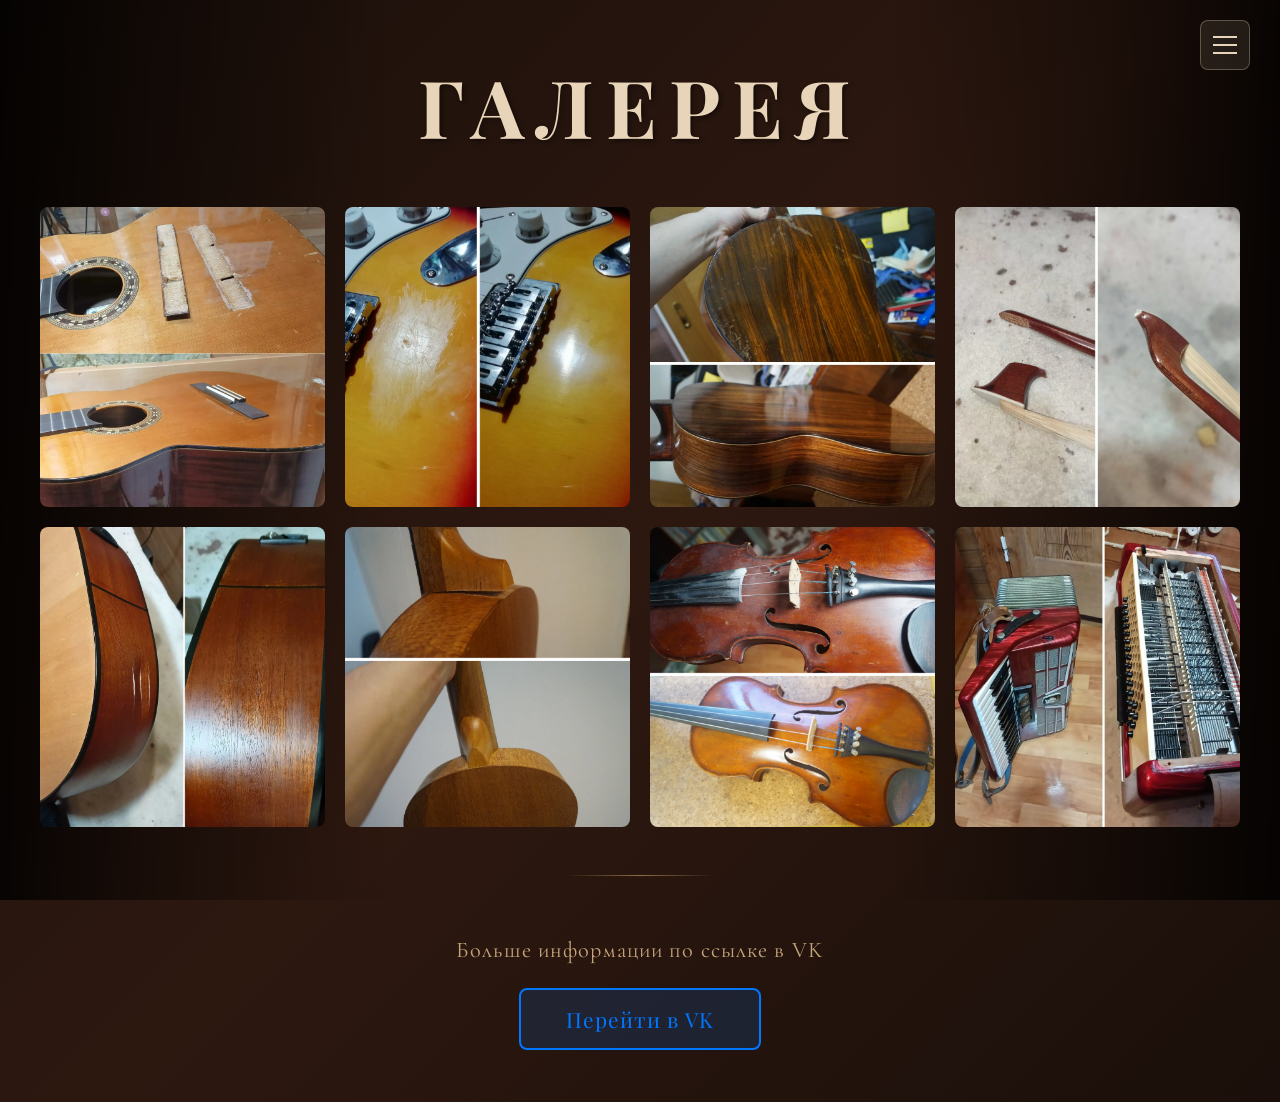
<file: _archive/2026-02-original/gallery.html>
<!DOCTYPE html>
<html lang="ru">
<head>


    <meta charset="UTF-8">
    <meta name="viewport" content="width=device-width, initial-scale=1.0">
    <title>Галерея - Stradivari</title>
    <link rel="preconnect" href="https://fonts.googleapis.com">
    <link rel="preconnect" href="https://fonts.gstatic.com" crossorigin>
    <link href="https://fonts.googleapis.com/css2?family=Playfair+Display:wght@400;600;700&family=Cormorant+Garamond:wght@300;400&display=swap" rel="stylesheet">
    <style>
        * {
            margin: 0;
            padding: 0;
            box-sizing: border-box;
        }

        body {
            background: linear-gradient(135deg, #1a0f0a 0%, #2d1810 50%, #1a0f0a 100%);
            min-height: 100vh;
            font-family: 'Cormorant Garamond', serif;
            color: #d4b896;
            padding: 52px 20px;
            position: relative;
        }

        /* Кнопка меню */
        .menu-btn {
            position: fixed;
            top: 20px;
            right: 30px;
            width: 50px;
            height: 50px;
            background: rgba(232, 212, 184, 0.1);
            border: 1px solid rgba(232, 212, 184, 0.3);
            border-radius: 8px;
            cursor: pointer;
            z-index: 1000;
            display: flex;
            flex-direction: column;
            justify-content: center;
            align-items: center;
            gap: 6px;
            transition: all 0.3s ease;
        }

        .menu-btn:hover {
            background: rgba(232, 212, 184, 0.2);
            border-color: rgba(232, 212, 184, 0.5);
        }

        .menu-btn span {
            width: 24px;
            height: 2px;
            background: #e8d4b8;
            transition: all 0.3s ease;
        }

        /* Меню */
        .menu {
            position: fixed;
            top: -100%;
            left: 0;
            width: 100%;
            background: rgba(26, 15, 10, 0.85);
            backdrop-filter: blur(10px);
            -webkit-backdrop-filter: blur(10px);
            border-bottom: 1px solid rgba(139, 111, 71, 0.3);
            box-shadow: 0 8px 32px rgba(0, 0, 0, 0.3);
            z-index: 999;
            transition: top 0.4s ease;
            padding: 25px 40px 30px;
        }

        .menu.active {
            top: 0;
        }

        .menu-overlay {
            position: fixed;
            top: 0;
            left: 0;
            width: 100%;
            height: 100%;
            background: rgba(0, 0, 0, 0.5);
            z-index: 998;
            opacity: 0;
            visibility: hidden;
            transition: all 0.3s ease;
        }

        .menu-overlay.active {
            opacity: 1;
            visibility: visible;
        }

        .menu-items {
            list-style: none;
            display: flex;
            justify-content: center;
            align-items: center;
            gap: 60px;
            margin-top: 0px;
        }

        .menu-items li {
            margin-bottom: 0;
        }

        .menu-items a {
            font-family: 'Playfair Display', serif;
            font-size: 1.8rem;
            color: #d4b896;
            text-decoration: none;
            transition: color 0.3s ease;
            display: block;
        }

        .menu-items a:hover {
            color: #e8d4b8;
        }

        .menu-items a.active {
            color: #e8a850;
        }

        /* Виньетка по бокам */
        body::before,
        body::after {
            content: '';
            position: fixed;
            top: 0;
            bottom: 0;
            width: 30%;
            pointer-events: none;
            z-index: 1;
        }

        body::before {
            left: 0;
            background: linear-gradient(to right, 
                rgba(0, 0, 0, 0.8) 0%,
                rgba(0, 0, 0, 0.4) 40%,
                transparent 100%
            );
        }

        body::after {
            right: 0;
            background: linear-gradient(to left, 
                rgba(0, 0, 0, 0.8) 0%,
                rgba(0, 0, 0, 0.4) 40%,
                transparent 100%
            );
        }

        .container {
            max-width: 1200px;
            margin: 0 auto;
            text-align: center;
            animation: fadeIn 1.5s ease-in;
            position: relative;
            z-index: 2;
        }

        @keyframes fadeIn {
            from {
                opacity: 0;
                transform: translateY(30px);
            }
            to {
                opacity: 1;
                transform: translateY(0);
            }
        }

        h1 {
            font-family: 'Playfair Display', serif;
            font-size: 5rem;
            font-weight: 700;
            color: #e8d4b8;
            text-align: center;
            margin-bottom: 0.5rem;
            letter-spacing: 0.15em;
            text-shadow: 2px 2px 4px rgba(0, 0, 0, 0.5);
        }

        .gallery-grid img {
            height: 200px;
        }

        .gallery-grid {
            display: grid;
            grid-template-columns: repeat(4, 1fr);
            gap: 20px;
            margin-top: 3rem;
        }

        .gallery-grid img {
            width: 100%;
            height: 300px;
            object-fit: cover;
            border-radius: 8px;
            transition: transform 0.3s ease, box-shadow 0.3s ease;
            cursor: pointer;
        }

        .gallery-grid img:hover {
            transform: scale(1.05);
            box-shadow: 0 8px 24px rgba(232, 212, 184, 0.3);
        }

        .vk-section {
            margin-top: 60px;
            text-align: center;
        }

        .vk-text {
            font-size: 1.4rem;
            color: #c4a67a;
            margin-bottom: 25px;
            letter-spacing: 0.05em;
        }

        .vk-button {
            display: inline-block;
            padding: 15px 45px;
            background: rgba(0, 119, 255, 0.15);
            border: 2px solid #0077FF;
            border-radius: 8px;
            color: #0077FF;
            font-family: 'Playfair Display', serif;
            font-size: 1.3rem;
            text-decoration: none;
            transition: all 0.3s ease;
            letter-spacing: 0.05em;
        }

        .vk-button:hover {
            background: rgba(0, 119, 255, 0.25);
            transform: translateY(-2px);
            box-shadow: 0 8px 20px rgba(0, 119, 255, 0.3);
        }

        @media (max-width: 768px) {
            body::before,
            body::after {
                width: 20%;
            }

            .menu-btn {
                top: 20px;
                right: 20px;
                width: 45px;
                height: 45px;
            }

            .menu {
                padding: 27px 20px 25px;
            }

            .menu-items {
                flex-direction: column;
                gap: 20px;
            }

            .menu-items a {
                font-size: 1.5rem;
            }

            h1 {
                font-size: 2.5rem;
                letter-spacing: 0.1em;
                padding: 20px;
            }

            .gallery-grid {
                grid-template-columns: repeat(1, 1fr);
                gap: 15px;
            }

            .vk-section {
                margin-top: 40px;
            }

            .vk-text {
                font-size: 1.2rem;
            }

            .vk-button {
                padding: 12px 35px;
                font-size: 1.1rem;
            }
        }
 
    </style>
</head>
<body>
    <!-- Кнопка меню -->
    <div class="menu-btn" onclick="toggleMenu()">
        <span></span>
        <span></span>
        <span></span>
    </div>

    <!-- Оверлей -->
    <div class="menu-overlay" onclick="toggleMenu()"></div>

    <!-- Меню -->
    <nav class="menu">
        <ul class="menu-items">
            <li><a href="index.html">Главная</a></li>
            <li><a href="about.html">О себе</a></li>
            <li><a href="gallery.html" class="active">Галерея</a></li>
        </ul>
    </nav>

    <div class="container">
        <h1>ГАЛЕРЕЯ</h1>
        
        <div class="gallery-grid">
    <img src="images/photo1.webp" alt="Работа (1)">
    <img src="images/photo2.webp" alt="Работа (2)">
    <img src="images/photo3.webp" alt="Работа (3)">
    <img src="images/photo4.webp" alt="Работа (4)">
    <img src="images/photo5.webp" alt="Работа (5)">
    <img src="images/photo6.webp" alt="Работа (6)">
    <img src="images/photo7.webp" alt="Работа (7)">
    <img src="images/photo8.webp" alt="Работа (8)">
</div>
        
        <div style="width: 150px; height: 1px; background: linear-gradient(to right, transparent, #8b6f47, transparent); margin: 3rem auto;"></div>
        
        <div class="vk-section">
            <p class="vk-text">Больше информации по ссылке в VK</p>
            <a href="https://vk.com/stradivarigus17" target="_blank" class="vk-button">Перейти в VK</a>
        </div>
        
    </div>

    <script>
        function toggleMenu() {
            const menu = document.querySelector('.menu');
            const overlay = document.querySelector('.menu-overlay');
            menu.classList.toggle('active');
            overlay.classList.toggle('active');
        }
    </script>
</body>
</html>
</file>
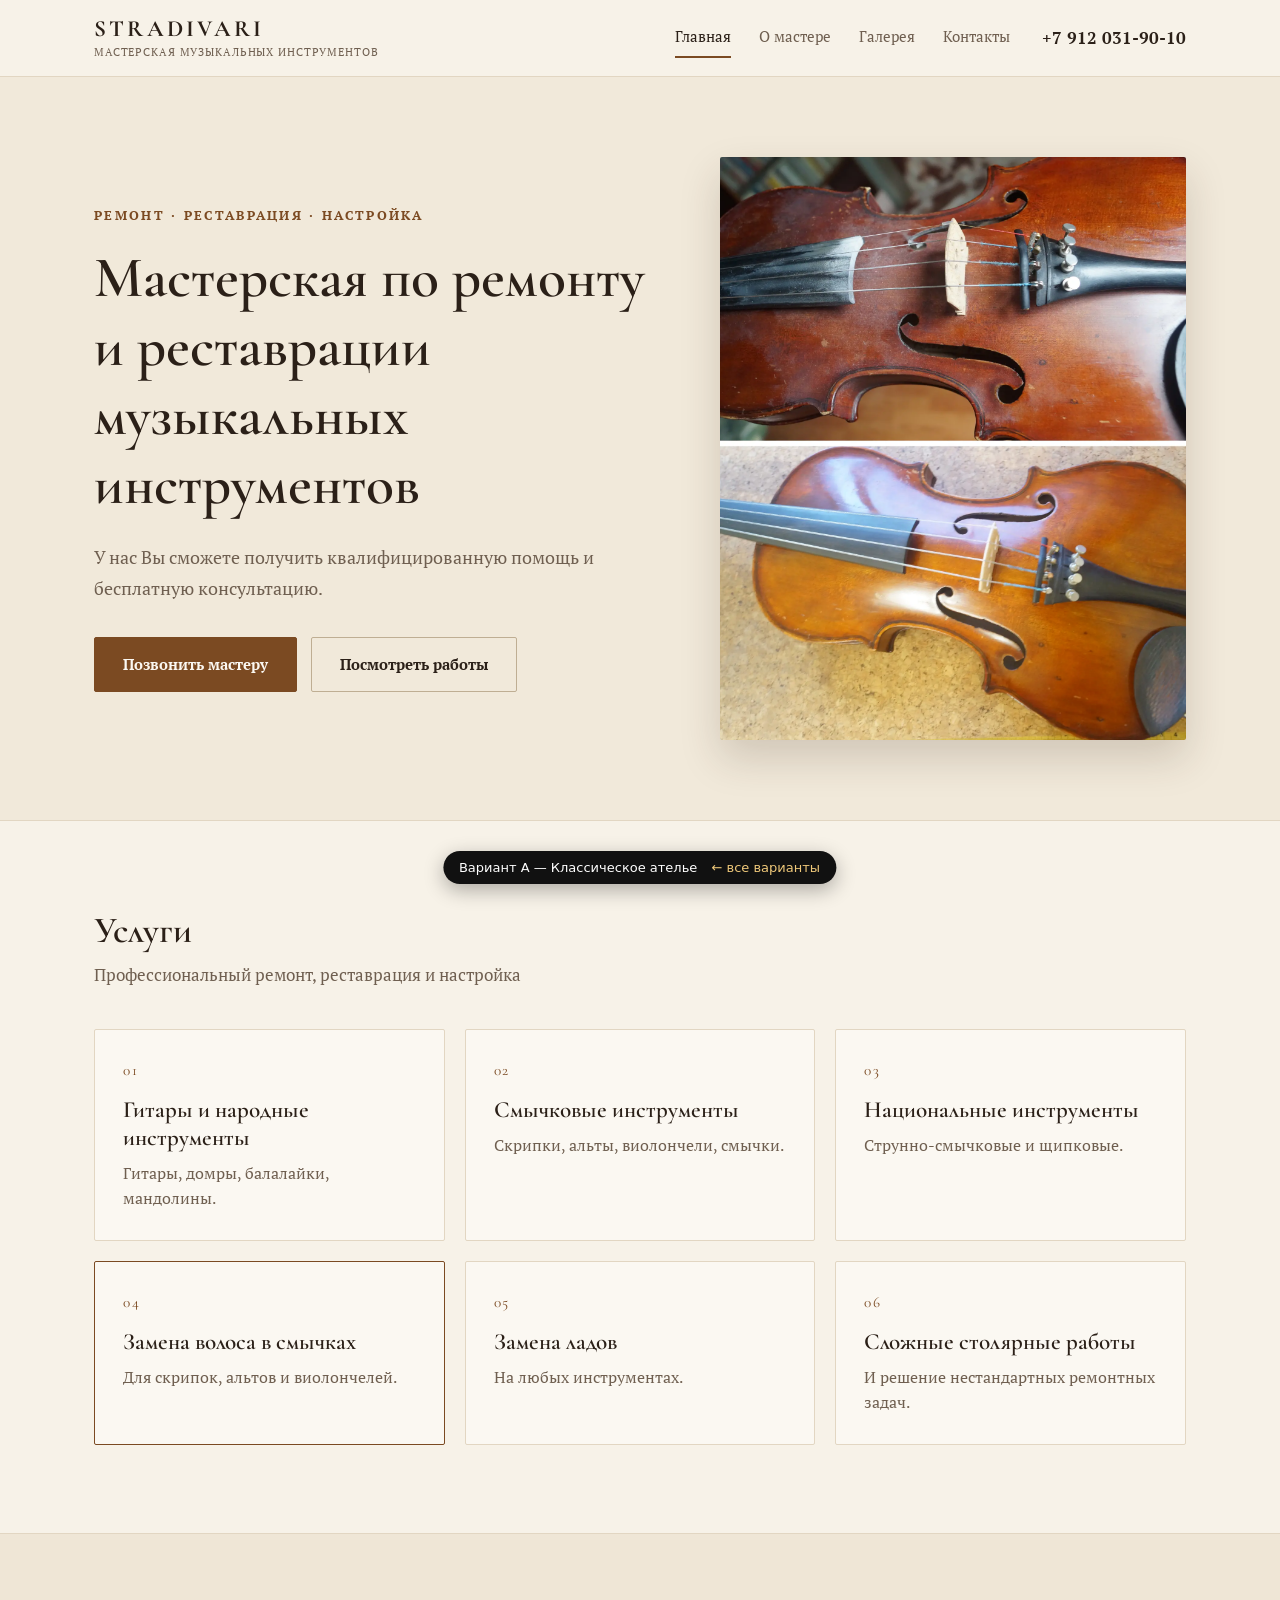
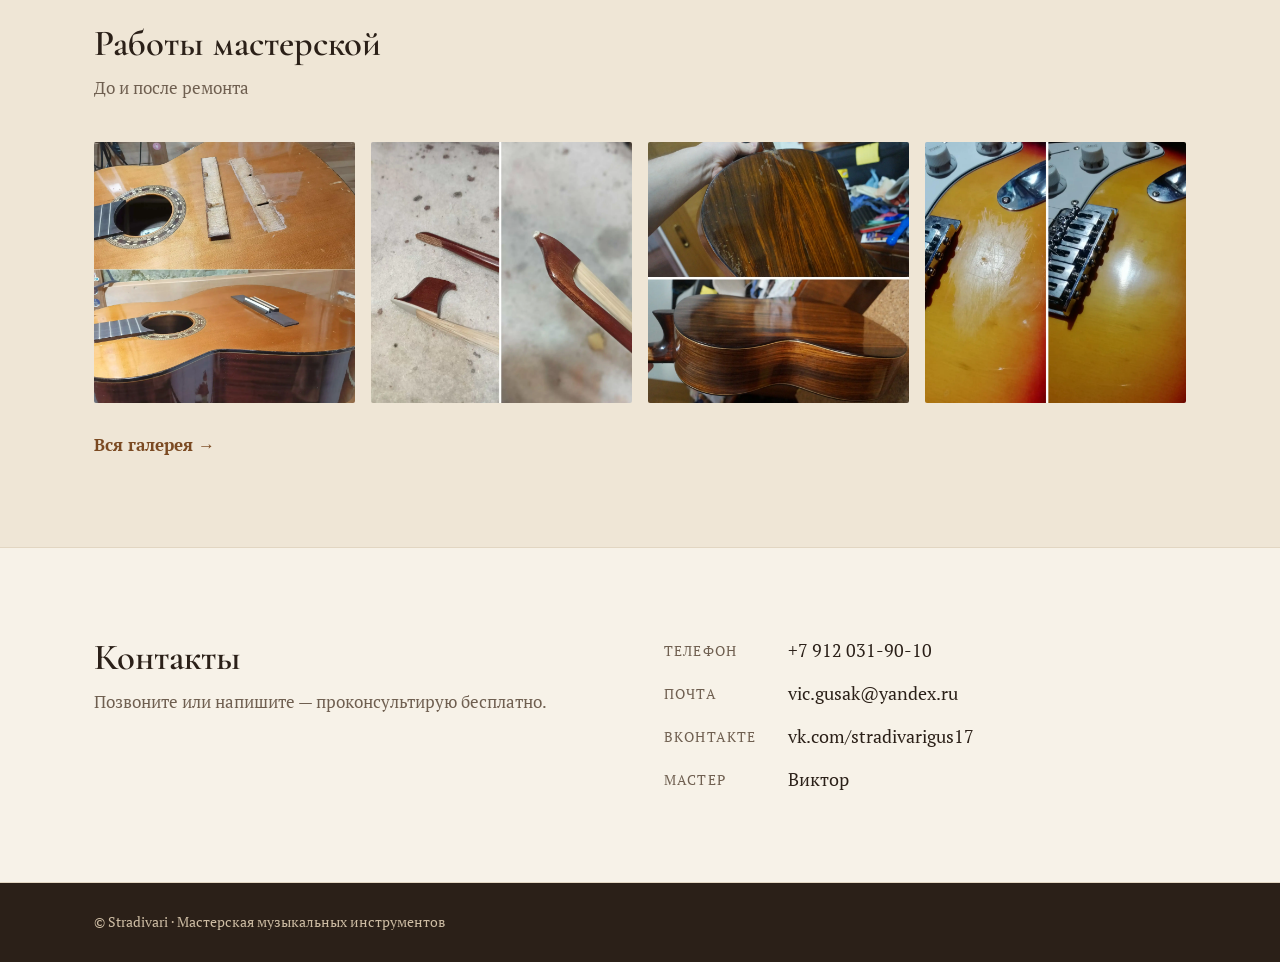
<file: _archive/2026-10-design-variants/a-atelier.html>
<!DOCTYPE html>
<html lang="ru">
<head>
<meta charset="UTF-8">
<meta name="viewport" content="width=device-width, initial-scale=1.0">
<title>Вариант А — Классическое ателье · Stradivari</title>
<link rel="preconnect" href="https://fonts.googleapis.com">
<link rel="preconnect" href="https://fonts.gstatic.com" crossorigin>
<link href="https://fonts.googleapis.com/css2?family=Cormorant+Garamond:wght@500;600;700&family=PT+Serif:wght@400;700&display=swap" rel="stylesheet">
<style>
:root {
  --bg: #f7f2e8; --hero-bg: #f1e9da; --alt-bg: #efe6d6; --card-bg: #fbf8f2; --header-bg: #f7f2e8; --footer-bg: #2b2018;
  --text: #3a2e24; --heading: #2b2018; --muted: #6f5f50;
  --accent: #7b4a22; --accent-hover: #643a19; --on-accent: #fbf8f2;
  --line: #e2d6c2; --line-strong: #bfae93;
  --font-body: 'PT Serif', Georgia, serif; --font-heading: 'Cormorant Garamond', Georgia, serif; --font-logo: 'Cormorant Garamond', Georgia, serif;
  --heading-weight: 600; --radius: 2px; --shadow: 0 18px 40px rgba(60, 40, 20, .18);
}

* { margin: 0; padding: 0; box-sizing: border-box; }
html { scroll-behavior: smooth; }
body { background: var(--bg); color: var(--text); font-family: var(--font-body); font-size: 17px; line-height: 1.65; }
a { color: inherit; text-decoration: none; }
img { display: block; max-width: 100%; }
.wrap { max-width: 1140px; margin: 0 auto; padding: 0 24px; }

.site-header { background: var(--header-bg); border-bottom: 1px solid var(--line); position: sticky; top: 0; z-index: 10; }
.header-inner { display: flex; align-items: center; gap: 32px; min-height: 76px; }
.logo { font-family: var(--font-logo); font-weight: 700; font-size: 1.45rem; letter-spacing: .14em; color: var(--heading); line-height: 1.1; }
.logo span { display: block; font-family: var(--font-body); font-weight: 400; font-size: .68rem; letter-spacing: .08em; color: var(--muted); text-transform: uppercase; margin-top: 4px; }
.nav { display: flex; gap: 28px; margin-left: auto; font-size: .95rem; }
.nav a { color: var(--muted); padding: 6px 0; border-bottom: 2px solid transparent; }
.nav a:hover { color: var(--heading); }
.nav a.active { color: var(--heading); border-bottom-color: var(--accent); }
.header-phone { font-weight: 600; color: var(--heading); white-space: nowrap; }

.hero { padding: 80px 0; background: var(--hero-bg); border-bottom: 1px solid var(--line); }
.hero-inner { display: grid; grid-template-columns: 1.1fr .9fr; gap: 56px; align-items: center; }
.eyebrow { font-size: .8rem; letter-spacing: .18em; text-transform: uppercase; color: var(--accent); font-weight: 600; margin-bottom: 18px; }
h1, h2, h3 { font-family: var(--font-heading); color: var(--heading); font-weight: var(--heading-weight); line-height: 1.2; }
h1 { font-size: clamp(2rem, 4vw, 3.1rem); margin-bottom: 22px; }
.lead { font-size: 1.15rem; color: var(--muted); max-width: 520px; margin-bottom: 34px; }
.actions { display: flex; flex-wrap: wrap; gap: 14px; }
.btn { display: inline-block; padding: 14px 28px; border-radius: var(--radius); font-weight: 600; font-size: .95rem; transition: background .2s, color .2s, border-color .2s; }
.btn-primary { background: var(--accent); color: var(--on-accent); border: 1px solid var(--accent); }
.btn-primary:hover { background: var(--accent-hover); border-color: var(--accent-hover); }
.btn-secondary { border: 1px solid var(--line-strong); color: var(--heading); }
.btn-secondary:hover { border-color: var(--accent); }
.hero-image img { width: 100%; aspect-ratio: 4 / 5; object-fit: cover; object-position: center 75%; border-radius: var(--radius); box-shadow: var(--shadow); }

.section { padding: 88px 0; border-bottom: 1px solid var(--line); }
h2 { font-size: clamp(1.7rem, 3vw, 2.3rem); margin-bottom: 8px; }
.section-lead { color: var(--muted); margin-bottom: 40px; }
.service-grid { display: grid; grid-template-columns: repeat(3, 1fr); gap: 20px; }
.card { background: var(--card-bg); border: 1px solid var(--line); border-radius: var(--radius); padding: 28px; }
.card .num { display: block; font-family: var(--font-heading); color: var(--accent); font-size: .95rem; margin-bottom: 14px; letter-spacing: .1em; }
.card h3 { font-size: 1.2rem; margin-bottom: 8px; }
.card p { color: var(--muted); font-size: .97rem; }
.card-accent { border-color: var(--accent); }

.works { background: var(--alt-bg); }
.works-grid { display: grid; grid-template-columns: repeat(4, 1fr); gap: 16px; }
.works-grid img { width: 100%; aspect-ratio: 1; object-fit: cover; border-radius: var(--radius); }
.more { display: inline-block; margin-top: 28px; color: var(--accent); font-weight: 600; }

.contacts-inner { display: grid; grid-template-columns: 1fr 1fr; gap: 48px; align-items: start; }
.contact-list { display: grid; grid-template-columns: auto 1fr; gap: 14px 32px; font-size: 1.1rem; }
.contact-list dt { color: var(--muted); font-size: .9rem; text-transform: uppercase; letter-spacing: .08em; padding-top: 3px; }
.contact-list dd { color: var(--heading); }
.contact-list a:hover { color: var(--accent); }

.site-footer { padding: 28px 0; font-size: .85rem; color: var(--muted); background: var(--footer-bg); }

@media (max-width: 900px) {
  .header-inner { flex-wrap: wrap; gap: 10px 24px; padding: 14px 24px; }
  .nav { order: 3; width: 100%; margin-left: 0; gap: 20px; overflow-x: auto; }
  .header-phone { margin-left: auto; }
  .hero { padding: 48px 0; }
  .hero-inner { grid-template-columns: 1fr; gap: 32px; }
  .hero-image img { aspect-ratio: 4 / 3; }
  .service-grid { grid-template-columns: repeat(2, 1fr); }
  .works-grid { grid-template-columns: repeat(2, 1fr); }
  .contacts-inner { grid-template-columns: 1fr; gap: 8px; }
  .section { padding: 60px 0; }
}
@media (max-width: 560px) {
  .wrap { padding: 0 16px; }
  .header-inner { padding: 12px 16px; }
  .header-phone { display: none; }
  .service-grid { grid-template-columns: 1fr; }
  .contact-list { grid-template-columns: 1fr; gap: 2px; }
  .contact-list dd { margin-bottom: 12px; }
}

.site-footer { color: #cdbca3; } h1 { font-size: clamp(2.3rem, 4.6vw, 3.6rem); } .card h3 { font-size: 1.45rem; }
.mockup-bar { position: fixed; bottom: 16px; left: 50%; transform: translateX(-50%); z-index: 50; background: #111; color: #fff; font: 500 13px/1 system-ui, sans-serif; padding: 10px 16px; border-radius: 99px; box-shadow: 0 6px 20px rgba(0,0,0,.3); white-space: nowrap; }
.mockup-bar a { color: #f0c97a; margin-left: 10px; }
</style>
</head>
<body>

<header class="site-header">
  <div class="wrap header-inner">
    <a class="logo" href="#">STRADIVARI<span>мастерская музыкальных инструментов</span></a>
    <nav class="nav">
      <a href="#" class="active">Главная</a>
      <a href="#">О мастере</a>
      <a href="#works">Галерея</a>
      <a href="#contacts">Контакты</a>
    </nav>
    <a class="header-phone" href="tel:+79120319010">+7 912 031-90-10</a>
  </div>
</header>

<section class="hero">
  <div class="wrap hero-inner">
    <div class="hero-text">
      <p class="eyebrow">Ремонт · Реставрация · Настройка</p>
      <h1>Мастерская по ремонту и реставрации музыкальных инструментов</h1>
      <p class="lead">У нас Вы сможете получить квалифицированную помощь и бесплатную консультацию.</p>
      <div class="actions">
        <a class="btn btn-primary" href="tel:+79120319010">Позвонить мастеру</a>
        <a class="btn btn-secondary" href="#works">Посмотреть работы</a>
      </div>
    </div>
    <div class="hero-image">
      <img src="images/photo7.webp" alt="Скрипка после реставрации">
    </div>
  </div>
</section>

<section class="section services">
  <div class="wrap">
    <h2>Услуги</h2>
    <p class="section-lead">Профессиональный ремонт, реставрация и настройка</p>
    <div class="service-grid">
      <article class="card"><span class="num">01</span><h3>Гитары и народные инструменты</h3><p>Гитары, домры, балалайки, мандолины.</p></article>
      <article class="card"><span class="num">02</span><h3>Смычковые инструменты</h3><p>Скрипки, альты, виолончели, смычки.</p></article>
      <article class="card"><span class="num">03</span><h3>Национальные инструменты</h3><p>Струнно-смычковые и щипковые.</p></article>
      <article class="card card-accent"><span class="num">04</span><h3>Замена волоса в смычках</h3><p>Для скрипок, альтов и виолончелей.</p></article>
      <article class="card"><span class="num">05</span><h3>Замена ладов</h3><p>На любых инструментах.</p></article>
      <article class="card"><span class="num">06</span><h3>Сложные столярные работы</h3><p>И решение нестандартных ремонтных задач.</p></article>
    </div>
  </div>
</section>

<section class="section works" id="works">
  <div class="wrap">
    <h2>Работы мастерской</h2>
    <p class="section-lead">До и после ремонта</p>
    <div class="works-grid">
      <img src="images/photo1.webp" alt="Классическая гитара: замена подставки — до и после">
      <img src="images/photo4.webp" alt="Смычок: восстановление головки — до и после">
      <img src="images/photo3.webp" alt="Гитара: реставрация лака — до и после">
      <img src="images/photo2.webp" alt="Электрогитара: восстановление лака — до и после">
    </div>
    <a class="more" href="#">Вся галерея →</a>
  </div>
</section>

<section class="section contacts" id="contacts">
  <div class="wrap contacts-inner">
    <div>
      <h2>Контакты</h2>
      <p class="section-lead">Позвоните или напишите — проконсультирую бесплатно.</p>
    </div>
    <dl class="contact-list">
      <dt>Телефон</dt><dd><a href="tel:+79120319010">+7 912 031-90-10</a></dd>
      <dt>Почта</dt><dd><a href="mailto:vic.gusak@yandex.ru">vic.gusak@yandex.ru</a></dd>
      <dt>ВКонтакте</dt><dd><a href="https://vk.com/stradivarigus17" target="_blank" rel="noopener">vk.com/stradivarigus17</a></dd>
      <dt>Мастер</dt><dd>Виктор</dd>
    </dl>
  </div>
</section>

<footer class="site-footer">
  <div class="wrap">© Stradivari · Мастерская музыкальных инструментов</div>
</footer>

<div class="mockup-bar">Вариант А — Классическое ателье <a href="index.html">← все варианты</a></div>
</body>
</html>
</file>
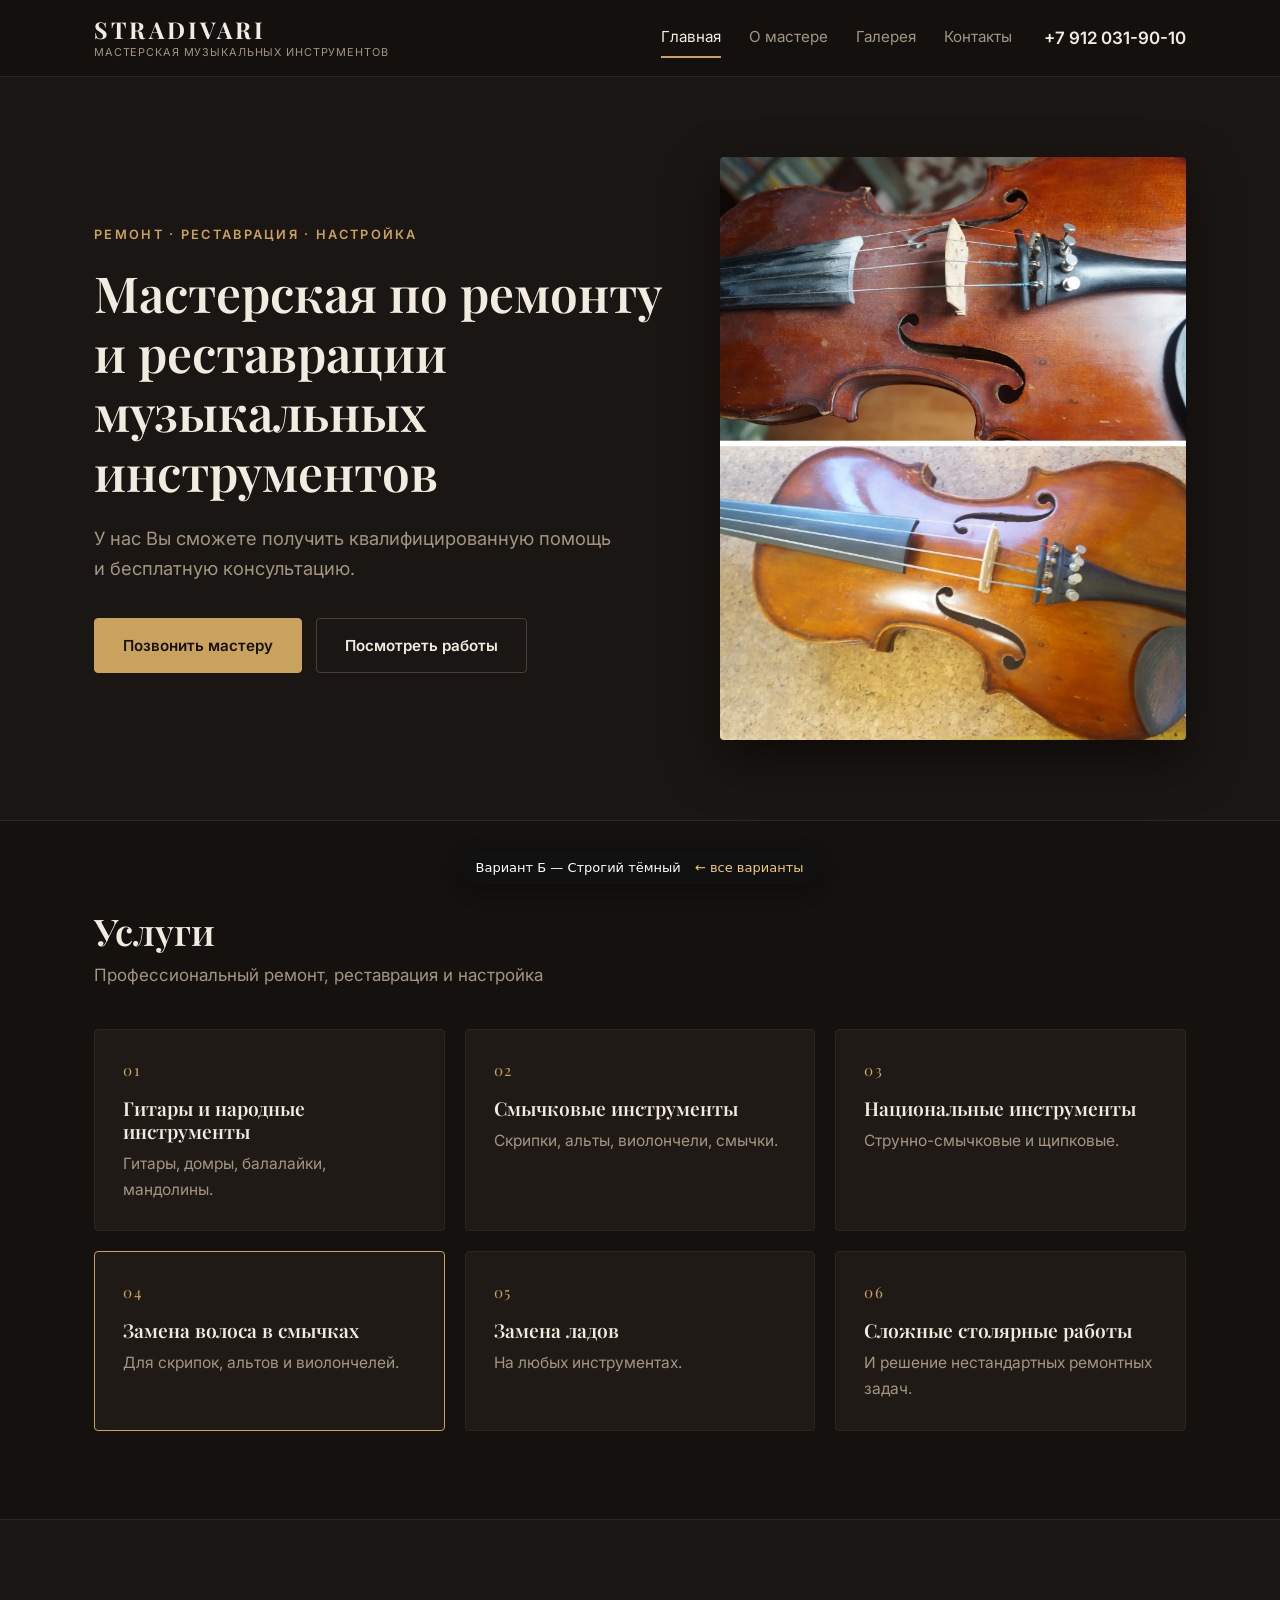
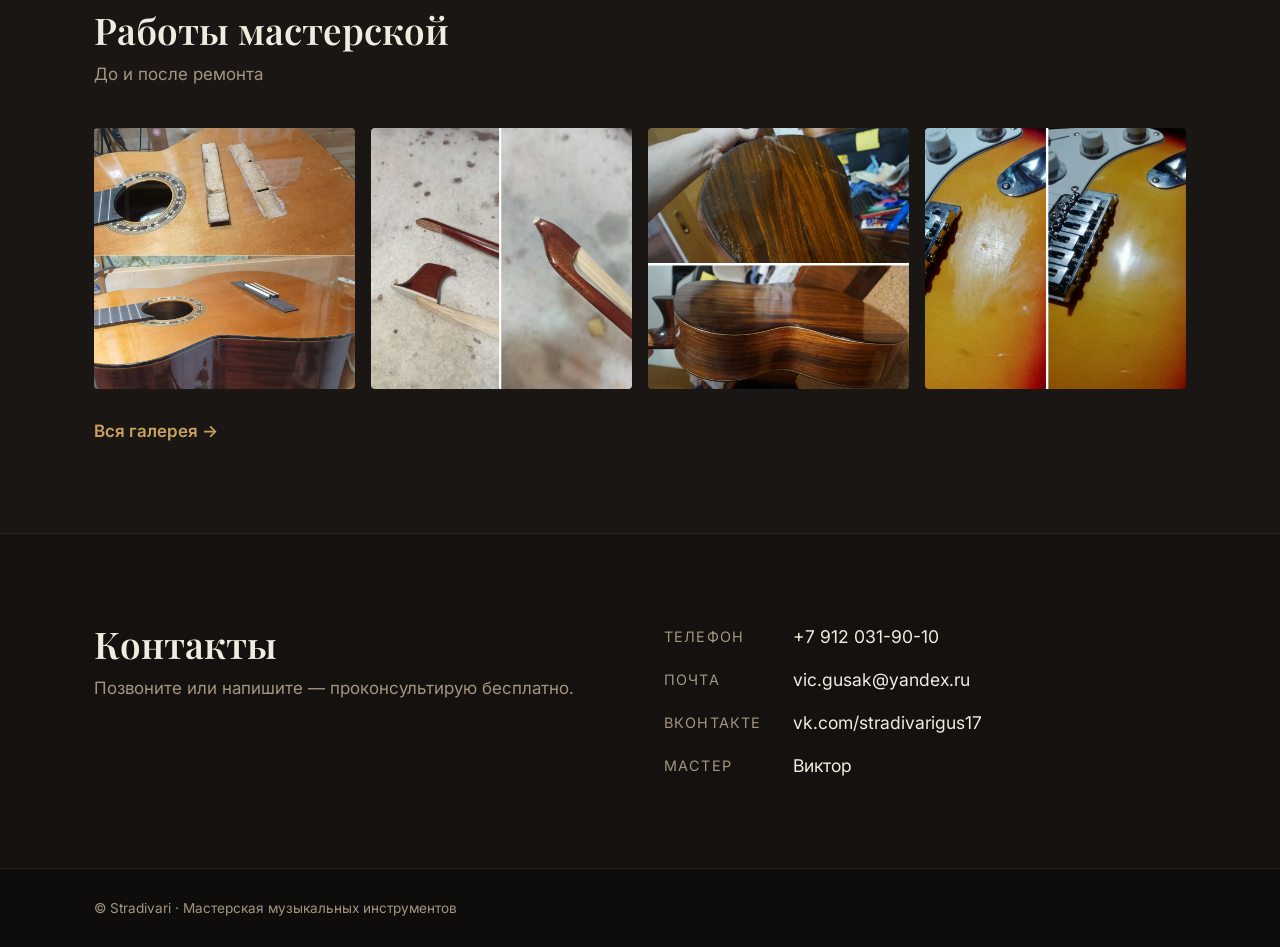
<file: _archive/2026-10-design-variants/b-dark.html>
<!DOCTYPE html>
<html lang="ru">
<head>
<meta charset="UTF-8">
<meta name="viewport" content="width=device-width, initial-scale=1.0">
<title>Вариант Б — Строгий тёмный · Stradivari</title>
<link rel="preconnect" href="https://fonts.googleapis.com">
<link rel="preconnect" href="https://fonts.gstatic.com" crossorigin>
<link href="https://fonts.googleapis.com/css2?family=Playfair+Display:wght@500;600;700&family=Inter:wght@400;500;600&display=swap" rel="stylesheet">
<style>
:root {
  --bg: #14110f; --hero-bg: #1a1613; --alt-bg: #1a1613; --card-bg: #1f1a16; --header-bg: rgba(20, 17, 15, .96); --footer-bg: #0f0d0b;
  --text: #ddd3c4; --heading: #f2ebdf; --muted: #a39581;
  --accent: #c9a25e; --accent-hover: #d9b574; --on-accent: #17120d;
  --line: #2c2620; --line-strong: #4a3f33;
  --font-body: 'Inter', system-ui, sans-serif; --font-heading: 'Playfair Display', Georgia, serif; --font-logo: 'Playfair Display', Georgia, serif;
  --heading-weight: 600; --radius: 4px; --shadow: 0 20px 50px rgba(0, 0, 0, .5);
}

* { margin: 0; padding: 0; box-sizing: border-box; }
html { scroll-behavior: smooth; }
body { background: var(--bg); color: var(--text); font-family: var(--font-body); font-size: 17px; line-height: 1.65; }
a { color: inherit; text-decoration: none; }
img { display: block; max-width: 100%; }
.wrap { max-width: 1140px; margin: 0 auto; padding: 0 24px; }

.site-header { background: var(--header-bg); border-bottom: 1px solid var(--line); position: sticky; top: 0; z-index: 10; }
.header-inner { display: flex; align-items: center; gap: 32px; min-height: 76px; }
.logo { font-family: var(--font-logo); font-weight: 700; font-size: 1.45rem; letter-spacing: .14em; color: var(--heading); line-height: 1.1; }
.logo span { display: block; font-family: var(--font-body); font-weight: 400; font-size: .68rem; letter-spacing: .08em; color: var(--muted); text-transform: uppercase; margin-top: 4px; }
.nav { display: flex; gap: 28px; margin-left: auto; font-size: .95rem; }
.nav a { color: var(--muted); padding: 6px 0; border-bottom: 2px solid transparent; }
.nav a:hover { color: var(--heading); }
.nav a.active { color: var(--heading); border-bottom-color: var(--accent); }
.header-phone { font-weight: 600; color: var(--heading); white-space: nowrap; }

.hero { padding: 80px 0; background: var(--hero-bg); border-bottom: 1px solid var(--line); }
.hero-inner { display: grid; grid-template-columns: 1.1fr .9fr; gap: 56px; align-items: center; }
.eyebrow { font-size: .8rem; letter-spacing: .18em; text-transform: uppercase; color: var(--accent); font-weight: 600; margin-bottom: 18px; }
h1, h2, h3 { font-family: var(--font-heading); color: var(--heading); font-weight: var(--heading-weight); line-height: 1.2; }
h1 { font-size: clamp(2rem, 4vw, 3.1rem); margin-bottom: 22px; }
.lead { font-size: 1.15rem; color: var(--muted); max-width: 520px; margin-bottom: 34px; }
.actions { display: flex; flex-wrap: wrap; gap: 14px; }
.btn { display: inline-block; padding: 14px 28px; border-radius: var(--radius); font-weight: 600; font-size: .95rem; transition: background .2s, color .2s, border-color .2s; }
.btn-primary { background: var(--accent); color: var(--on-accent); border: 1px solid var(--accent); }
.btn-primary:hover { background: var(--accent-hover); border-color: var(--accent-hover); }
.btn-secondary { border: 1px solid var(--line-strong); color: var(--heading); }
.btn-secondary:hover { border-color: var(--accent); }
.hero-image img { width: 100%; aspect-ratio: 4 / 5; object-fit: cover; object-position: center 75%; border-radius: var(--radius); box-shadow: var(--shadow); }

.section { padding: 88px 0; border-bottom: 1px solid var(--line); }
h2 { font-size: clamp(1.7rem, 3vw, 2.3rem); margin-bottom: 8px; }
.section-lead { color: var(--muted); margin-bottom: 40px; }
.service-grid { display: grid; grid-template-columns: repeat(3, 1fr); gap: 20px; }
.card { background: var(--card-bg); border: 1px solid var(--line); border-radius: var(--radius); padding: 28px; }
.card .num { display: block; font-family: var(--font-heading); color: var(--accent); font-size: .95rem; margin-bottom: 14px; letter-spacing: .1em; }
.card h3 { font-size: 1.2rem; margin-bottom: 8px; }
.card p { color: var(--muted); font-size: .97rem; }
.card-accent { border-color: var(--accent); }

.works { background: var(--alt-bg); }
.works-grid { display: grid; grid-template-columns: repeat(4, 1fr); gap: 16px; }
.works-grid img { width: 100%; aspect-ratio: 1; object-fit: cover; border-radius: var(--radius); }
.more { display: inline-block; margin-top: 28px; color: var(--accent); font-weight: 600; }

.contacts-inner { display: grid; grid-template-columns: 1fr 1fr; gap: 48px; align-items: start; }
.contact-list { display: grid; grid-template-columns: auto 1fr; gap: 14px 32px; font-size: 1.1rem; }
.contact-list dt { color: var(--muted); font-size: .9rem; text-transform: uppercase; letter-spacing: .08em; padding-top: 3px; }
.contact-list dd { color: var(--heading); }
.contact-list a:hover { color: var(--accent); }

.site-footer { padding: 28px 0; font-size: .85rem; color: var(--muted); background: var(--footer-bg); }

@media (max-width: 900px) {
  .header-inner { flex-wrap: wrap; gap: 10px 24px; padding: 14px 24px; }
  .nav { order: 3; width: 100%; margin-left: 0; gap: 20px; overflow-x: auto; }
  .header-phone { margin-left: auto; }
  .hero { padding: 48px 0; }
  .hero-inner { grid-template-columns: 1fr; gap: 32px; }
  .hero-image img { aspect-ratio: 4 / 3; }
  .service-grid { grid-template-columns: repeat(2, 1fr); }
  .works-grid { grid-template-columns: repeat(2, 1fr); }
  .contacts-inner { grid-template-columns: 1fr; gap: 8px; }
  .section { padding: 60px 0; }
}
@media (max-width: 560px) {
  .wrap { padding: 0 16px; }
  .header-inner { padding: 12px 16px; }
  .header-phone { display: none; }
  .service-grid { grid-template-columns: 1fr; }
  .contact-list { grid-template-columns: 1fr; gap: 2px; }
  .contact-list dd { margin-bottom: 12px; }
}


.mockup-bar { position: fixed; bottom: 16px; left: 50%; transform: translateX(-50%); z-index: 50; background: #111; color: #fff; font: 500 13px/1 system-ui, sans-serif; padding: 10px 16px; border-radius: 99px; box-shadow: 0 6px 20px rgba(0,0,0,.3); white-space: nowrap; }
.mockup-bar a { color: #f0c97a; margin-left: 10px; }
</style>
</head>
<body>

<header class="site-header">
  <div class="wrap header-inner">
    <a class="logo" href="#">STRADIVARI<span>мастерская музыкальных инструментов</span></a>
    <nav class="nav">
      <a href="#" class="active">Главная</a>
      <a href="#">О мастере</a>
      <a href="#works">Галерея</a>
      <a href="#contacts">Контакты</a>
    </nav>
    <a class="header-phone" href="tel:+79120319010">+7 912 031-90-10</a>
  </div>
</header>

<section class="hero">
  <div class="wrap hero-inner">
    <div class="hero-text">
      <p class="eyebrow">Ремонт · Реставрация · Настройка</p>
      <h1>Мастерская по ремонту и реставрации музыкальных инструментов</h1>
      <p class="lead">У нас Вы сможете получить квалифицированную помощь и бесплатную консультацию.</p>
      <div class="actions">
        <a class="btn btn-primary" href="tel:+79120319010">Позвонить мастеру</a>
        <a class="btn btn-secondary" href="#works">Посмотреть работы</a>
      </div>
    </div>
    <div class="hero-image">
      <img src="images/photo7.webp" alt="Скрипка после реставрации">
    </div>
  </div>
</section>

<section class="section services">
  <div class="wrap">
    <h2>Услуги</h2>
    <p class="section-lead">Профессиональный ремонт, реставрация и настройка</p>
    <div class="service-grid">
      <article class="card"><span class="num">01</span><h3>Гитары и народные инструменты</h3><p>Гитары, домры, балалайки, мандолины.</p></article>
      <article class="card"><span class="num">02</span><h3>Смычковые инструменты</h3><p>Скрипки, альты, виолончели, смычки.</p></article>
      <article class="card"><span class="num">03</span><h3>Национальные инструменты</h3><p>Струнно-смычковые и щипковые.</p></article>
      <article class="card card-accent"><span class="num">04</span><h3>Замена волоса в смычках</h3><p>Для скрипок, альтов и виолончелей.</p></article>
      <article class="card"><span class="num">05</span><h3>Замена ладов</h3><p>На любых инструментах.</p></article>
      <article class="card"><span class="num">06</span><h3>Сложные столярные работы</h3><p>И решение нестандартных ремонтных задач.</p></article>
    </div>
  </div>
</section>

<section class="section works" id="works">
  <div class="wrap">
    <h2>Работы мастерской</h2>
    <p class="section-lead">До и после ремонта</p>
    <div class="works-grid">
      <img src="images/photo1.webp" alt="Классическая гитара: замена подставки — до и после">
      <img src="images/photo4.webp" alt="Смычок: восстановление головки — до и после">
      <img src="images/photo3.webp" alt="Гитара: реставрация лака — до и после">
      <img src="images/photo2.webp" alt="Электрогитара: восстановление лака — до и после">
    </div>
    <a class="more" href="#">Вся галерея →</a>
  </div>
</section>

<section class="section contacts" id="contacts">
  <div class="wrap contacts-inner">
    <div>
      <h2>Контакты</h2>
      <p class="section-lead">Позвоните или напишите — проконсультирую бесплатно.</p>
    </div>
    <dl class="contact-list">
      <dt>Телефон</dt><dd><a href="tel:+79120319010">+7 912 031-90-10</a></dd>
      <dt>Почта</dt><dd><a href="mailto:vic.gusak@yandex.ru">vic.gusak@yandex.ru</a></dd>
      <dt>ВКонтакте</dt><dd><a href="https://vk.com/stradivarigus17" target="_blank" rel="noopener">vk.com/stradivarigus17</a></dd>
      <dt>Мастер</dt><dd>Виктор</dd>
    </dl>
  </div>
</section>

<footer class="site-footer">
  <div class="wrap">© Stradivari · Мастерская музыкальных инструментов</div>
</footer>

<div class="mockup-bar">Вариант Б — Строгий тёмный <a href="index.html">← все варианты</a></div>
</body>
</html>
</file>
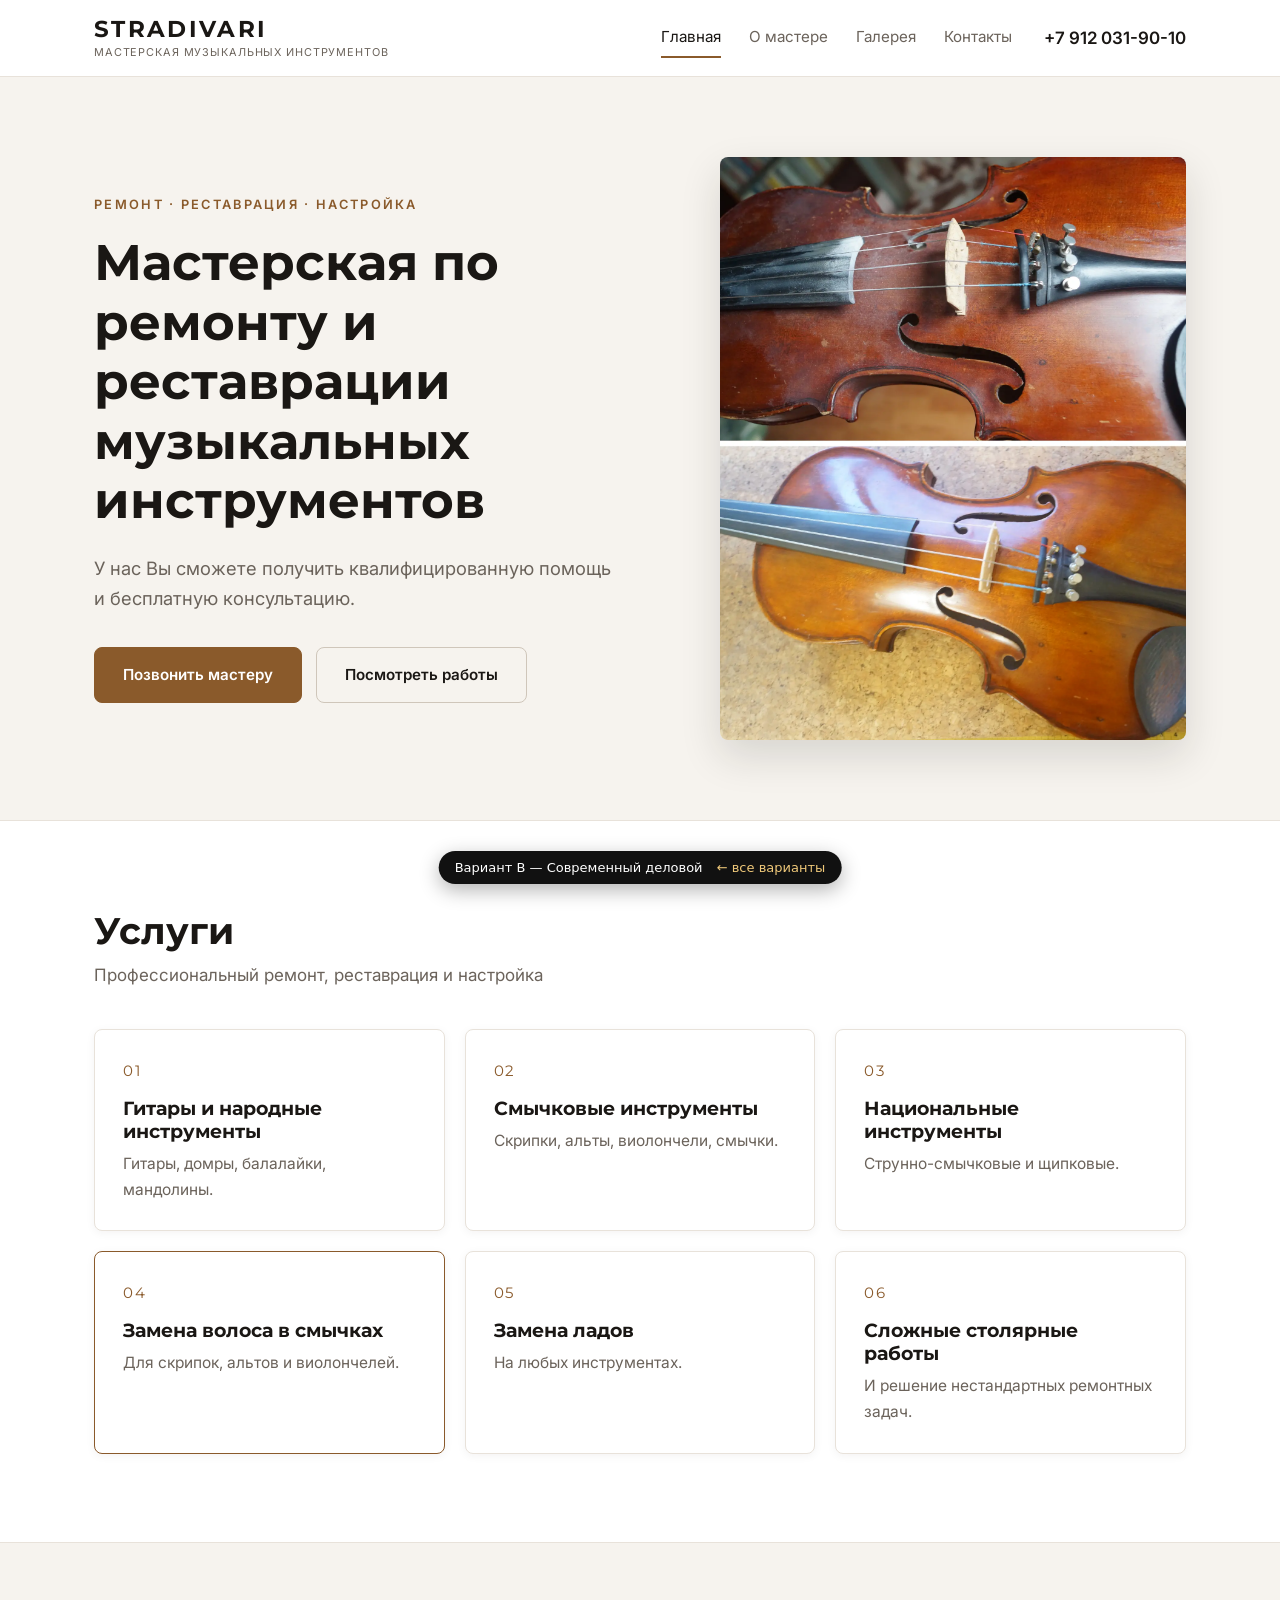
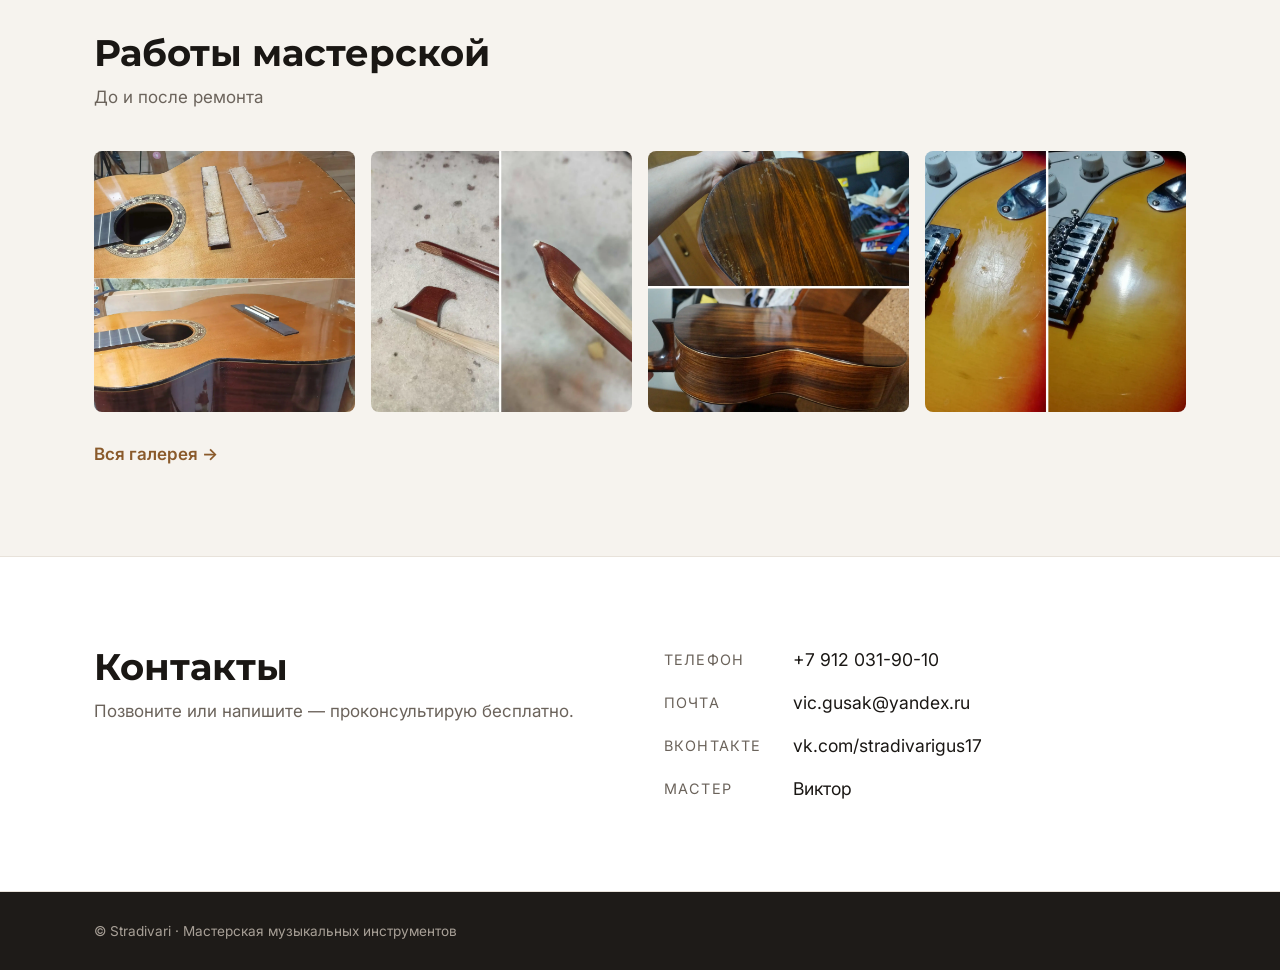
<file: _archive/2026-10-design-variants/c-business.html>
<!DOCTYPE html>
<html lang="ru">
<head>
<meta charset="UTF-8">
<meta name="viewport" content="width=device-width, initial-scale=1.0">
<title>Вариант В — Современный деловой · Stradivari</title>
<link rel="preconnect" href="https://fonts.googleapis.com">
<link rel="preconnect" href="https://fonts.gstatic.com" crossorigin>
<link href="https://fonts.googleapis.com/css2?family=Montserrat:wght@600;700&family=Inter:wght@400;500;600&display=swap" rel="stylesheet">
<style>
:root {
  --bg: #ffffff; --hero-bg: #f6f3ee; --alt-bg: #f6f3ee; --card-bg: #ffffff; --header-bg: #ffffff; --footer-bg: #1e1b18;
  --text: #2a2622; --heading: #1a1714; --muted: #6b635b;
  --accent: #8a5a2b; --accent-hover: #734a22; --on-accent: #ffffff;
  --line: #e8e2da; --line-strong: #cfc6ba;
  --font-body: 'Inter', system-ui, sans-serif; --font-heading: 'Montserrat', system-ui, sans-serif; --font-logo: 'Montserrat', system-ui, sans-serif;
  --heading-weight: 700; --radius: 8px; --shadow: 0 16px 40px rgba(30, 25, 20, .14);
}

* { margin: 0; padding: 0; box-sizing: border-box; }
html { scroll-behavior: smooth; }
body { background: var(--bg); color: var(--text); font-family: var(--font-body); font-size: 17px; line-height: 1.65; }
a { color: inherit; text-decoration: none; }
img { display: block; max-width: 100%; }
.wrap { max-width: 1140px; margin: 0 auto; padding: 0 24px; }

.site-header { background: var(--header-bg); border-bottom: 1px solid var(--line); position: sticky; top: 0; z-index: 10; }
.header-inner { display: flex; align-items: center; gap: 32px; min-height: 76px; }
.logo { font-family: var(--font-logo); font-weight: 700; font-size: 1.45rem; letter-spacing: .14em; color: var(--heading); line-height: 1.1; }
.logo span { display: block; font-family: var(--font-body); font-weight: 400; font-size: .68rem; letter-spacing: .08em; color: var(--muted); text-transform: uppercase; margin-top: 4px; }
.nav { display: flex; gap: 28px; margin-left: auto; font-size: .95rem; }
.nav a { color: var(--muted); padding: 6px 0; border-bottom: 2px solid transparent; }
.nav a:hover { color: var(--heading); }
.nav a.active { color: var(--heading); border-bottom-color: var(--accent); }
.header-phone { font-weight: 600; color: var(--heading); white-space: nowrap; }

.hero { padding: 80px 0; background: var(--hero-bg); border-bottom: 1px solid var(--line); }
.hero-inner { display: grid; grid-template-columns: 1.1fr .9fr; gap: 56px; align-items: center; }
.eyebrow { font-size: .8rem; letter-spacing: .18em; text-transform: uppercase; color: var(--accent); font-weight: 600; margin-bottom: 18px; }
h1, h2, h3 { font-family: var(--font-heading); color: var(--heading); font-weight: var(--heading-weight); line-height: 1.2; }
h1 { font-size: clamp(2rem, 4vw, 3.1rem); margin-bottom: 22px; }
.lead { font-size: 1.15rem; color: var(--muted); max-width: 520px; margin-bottom: 34px; }
.actions { display: flex; flex-wrap: wrap; gap: 14px; }
.btn { display: inline-block; padding: 14px 28px; border-radius: var(--radius); font-weight: 600; font-size: .95rem; transition: background .2s, color .2s, border-color .2s; }
.btn-primary { background: var(--accent); color: var(--on-accent); border: 1px solid var(--accent); }
.btn-primary:hover { background: var(--accent-hover); border-color: var(--accent-hover); }
.btn-secondary { border: 1px solid var(--line-strong); color: var(--heading); }
.btn-secondary:hover { border-color: var(--accent); }
.hero-image img { width: 100%; aspect-ratio: 4 / 5; object-fit: cover; object-position: center 75%; border-radius: var(--radius); box-shadow: var(--shadow); }

.section { padding: 88px 0; border-bottom: 1px solid var(--line); }
h2 { font-size: clamp(1.7rem, 3vw, 2.3rem); margin-bottom: 8px; }
.section-lead { color: var(--muted); margin-bottom: 40px; }
.service-grid { display: grid; grid-template-columns: repeat(3, 1fr); gap: 20px; }
.card { background: var(--card-bg); border: 1px solid var(--line); border-radius: var(--radius); padding: 28px; }
.card .num { display: block; font-family: var(--font-heading); color: var(--accent); font-size: .95rem; margin-bottom: 14px; letter-spacing: .1em; }
.card h3 { font-size: 1.2rem; margin-bottom: 8px; }
.card p { color: var(--muted); font-size: .97rem; }
.card-accent { border-color: var(--accent); }

.works { background: var(--alt-bg); }
.works-grid { display: grid; grid-template-columns: repeat(4, 1fr); gap: 16px; }
.works-grid img { width: 100%; aspect-ratio: 1; object-fit: cover; border-radius: var(--radius); }
.more { display: inline-block; margin-top: 28px; color: var(--accent); font-weight: 600; }

.contacts-inner { display: grid; grid-template-columns: 1fr 1fr; gap: 48px; align-items: start; }
.contact-list { display: grid; grid-template-columns: auto 1fr; gap: 14px 32px; font-size: 1.1rem; }
.contact-list dt { color: var(--muted); font-size: .9rem; text-transform: uppercase; letter-spacing: .08em; padding-top: 3px; }
.contact-list dd { color: var(--heading); }
.contact-list a:hover { color: var(--accent); }

.site-footer { padding: 28px 0; font-size: .85rem; color: var(--muted); background: var(--footer-bg); }

@media (max-width: 900px) {
  .header-inner { flex-wrap: wrap; gap: 10px 24px; padding: 14px 24px; }
  .nav { order: 3; width: 100%; margin-left: 0; gap: 20px; overflow-x: auto; }
  .header-phone { margin-left: auto; }
  .hero { padding: 48px 0; }
  .hero-inner { grid-template-columns: 1fr; gap: 32px; }
  .hero-image img { aspect-ratio: 4 / 3; }
  .service-grid { grid-template-columns: repeat(2, 1fr); }
  .works-grid { grid-template-columns: repeat(2, 1fr); }
  .contacts-inner { grid-template-columns: 1fr; gap: 8px; }
  .section { padding: 60px 0; }
}
@media (max-width: 560px) {
  .wrap { padding: 0 16px; }
  .header-inner { padding: 12px 16px; }
  .header-phone { display: none; }
  .service-grid { grid-template-columns: 1fr; }
  .contact-list { grid-template-columns: 1fr; gap: 2px; }
  .contact-list dd { margin-bottom: 12px; }
}

.site-footer { color: #a8a097; } .card { box-shadow: 0 2px 10px rgba(30, 25, 20, .05); } .logo { letter-spacing: .1em; }
.mockup-bar { position: fixed; bottom: 16px; left: 50%; transform: translateX(-50%); z-index: 50; background: #111; color: #fff; font: 500 13px/1 system-ui, sans-serif; padding: 10px 16px; border-radius: 99px; box-shadow: 0 6px 20px rgba(0,0,0,.3); white-space: nowrap; }
.mockup-bar a { color: #f0c97a; margin-left: 10px; }
</style>
</head>
<body>

<header class="site-header">
  <div class="wrap header-inner">
    <a class="logo" href="#">STRADIVARI<span>мастерская музыкальных инструментов</span></a>
    <nav class="nav">
      <a href="#" class="active">Главная</a>
      <a href="#">О мастере</a>
      <a href="#works">Галерея</a>
      <a href="#contacts">Контакты</a>
    </nav>
    <a class="header-phone" href="tel:+79120319010">+7 912 031-90-10</a>
  </div>
</header>

<section class="hero">
  <div class="wrap hero-inner">
    <div class="hero-text">
      <p class="eyebrow">Ремонт · Реставрация · Настройка</p>
      <h1>Мастерская по ремонту и реставрации музыкальных инструментов</h1>
      <p class="lead">У нас Вы сможете получить квалифицированную помощь и бесплатную консультацию.</p>
      <div class="actions">
        <a class="btn btn-primary" href="tel:+79120319010">Позвонить мастеру</a>
        <a class="btn btn-secondary" href="#works">Посмотреть работы</a>
      </div>
    </div>
    <div class="hero-image">
      <img src="images/photo7.webp" alt="Скрипка после реставрации">
    </div>
  </div>
</section>

<section class="section services">
  <div class="wrap">
    <h2>Услуги</h2>
    <p class="section-lead">Профессиональный ремонт, реставрация и настройка</p>
    <div class="service-grid">
      <article class="card"><span class="num">01</span><h3>Гитары и народные инструменты</h3><p>Гитары, домры, балалайки, мандолины.</p></article>
      <article class="card"><span class="num">02</span><h3>Смычковые инструменты</h3><p>Скрипки, альты, виолончели, смычки.</p></article>
      <article class="card"><span class="num">03</span><h3>Национальные инструменты</h3><p>Струнно-смычковые и щипковые.</p></article>
      <article class="card card-accent"><span class="num">04</span><h3>Замена волоса в смычках</h3><p>Для скрипок, альтов и виолончелей.</p></article>
      <article class="card"><span class="num">05</span><h3>Замена ладов</h3><p>На любых инструментах.</p></article>
      <article class="card"><span class="num">06</span><h3>Сложные столярные работы</h3><p>И решение нестандартных ремонтных задач.</p></article>
    </div>
  </div>
</section>

<section class="section works" id="works">
  <div class="wrap">
    <h2>Работы мастерской</h2>
    <p class="section-lead">До и после ремонта</p>
    <div class="works-grid">
      <img src="images/photo1.webp" alt="Классическая гитара: замена подставки — до и после">
      <img src="images/photo4.webp" alt="Смычок: восстановление головки — до и после">
      <img src="images/photo3.webp" alt="Гитара: реставрация лака — до и после">
      <img src="images/photo2.webp" alt="Электрогитара: восстановление лака — до и после">
    </div>
    <a class="more" href="#">Вся галерея →</a>
  </div>
</section>

<section class="section contacts" id="contacts">
  <div class="wrap contacts-inner">
    <div>
      <h2>Контакты</h2>
      <p class="section-lead">Позвоните или напишите — проконсультирую бесплатно.</p>
    </div>
    <dl class="contact-list">
      <dt>Телефон</dt><dd><a href="tel:+79120319010">+7 912 031-90-10</a></dd>
      <dt>Почта</dt><dd><a href="mailto:vic.gusak@yandex.ru">vic.gusak@yandex.ru</a></dd>
      <dt>ВКонтакте</dt><dd><a href="https://vk.com/stradivarigus17" target="_blank" rel="noopener">vk.com/stradivarigus17</a></dd>
      <dt>Мастер</dt><dd>Виктор</dd>
    </dl>
  </div>
</section>

<footer class="site-footer">
  <div class="wrap">© Stradivari · Мастерская музыкальных инструментов</div>
</footer>

<div class="mockup-bar">Вариант В — Современный деловой <a href="index.html">← все варианты</a></div>
</body>
</html>
</file>
<file: style.css>
/* Общие стили сайта Stradivari — «Строгий тёмный» */

/* Шрифты лежат на сайте, а не на серверах Google: страница не зависит от их доступности.
   Playfair Display и Inter — свободная лицензия SIL Open Font License, тексты в fonts/.
   Файлы урезаны до символов, которые нужны сайту (кириллица, базовая латиница,
   знаки препинания, стрелки), — так они грузятся быстрее. */

@font-face {
    font-family: 'Inter';
    font-style: normal;
    font-weight: 400 600;
    font-display: swap;
    src: url('fonts/inter-cyrillic.woff2') format('woff2');
    unicode-range: U+0301, U+0400-045F, U+0490-0491, U+04B0-04B1, U+2116;
}

@font-face {
    font-family: 'Inter';
    font-style: normal;
    font-weight: 400 600;
    font-display: swap;
    src: url('fonts/inter-latin.woff2') format('woff2');
    unicode-range: U+0020-007E, U+00A0-00BF, U+00D7, U+00F7, U+2010-2027, U+2030-203A, U+20AC, U+2122, U+2190-2193, U+2212;
}

@font-face {
    font-family: 'Playfair Display';
    font-style: normal;
    font-weight: 500 700;
    font-display: swap;
    src: url('fonts/playfair-display-cyrillic.woff2') format('woff2');
    unicode-range: U+0301, U+0400-045F, U+0490-0491, U+04B0-04B1, U+2116;
}

@font-face {
    font-family: 'Playfair Display';
    font-style: normal;
    font-weight: 500 700;
    font-display: swap;
    src: url('fonts/playfair-display-latin.woff2') format('woff2');
    unicode-range: U+0020-007E, U+00A0-00BF, U+00D7, U+00F7, U+2010-2027, U+2030-203A, U+20AC, U+2122, U+2190-2193, U+2212;
}


/* Стили загрузились — показываем остальную страницу
   (до этого видны только шапка и первый экран, см. <style> в начале страниц) */
main > :not(:first-child),
.site-footer {
    visibility: visible;
}

:root {
    --bg: #14110f;
    --alt-bg: #1a1613;
    --card-bg: #1f1a16;
    --header-bg: rgba(20, 17, 15, 0.96);
    --footer-bg: #0f0d0b;

    --text: #ddd3c4;
    --heading: #f2ebdf;
    --muted: #a39581;

    --accent: #c9a25e;
    --accent-hover: #d9b574;
    --on-accent: #17120d;

    --line: #2c2620;
    --line-strong: #4a3f33;

    --font-body: 'Inter', system-ui, sans-serif;
    --font-heading: 'Playfair Display', Georgia, serif;

    --radius: 4px;
    --shadow: 0 20px 50px rgba(0, 0, 0, 0.5);

    /* Плавная «дорогая» кривая для всех анимаций */
    --ease: cubic-bezier(0.22, 0.7, 0.2, 1);
}

* {
    margin: 0;
    padding: 0;
    box-sizing: border-box;
}

html {
    scroll-behavior: smooth;
}

/* Быстрые касания на телефоне не принимаются за «двойной тап — увеличить»:
   кнопки и ссылки реагируют на каждое нажатие сразу */
a,
button {
    touch-action: manipulation;
    -webkit-tap-highlight-color: transparent;
}

/* При переходе по якорю шапка не закрывает начало блока */
[id] {
    scroll-margin-top: 80px;
}

body {
    background: var(--bg);
    color: var(--text);
    font-family: var(--font-body);
    font-size: 17px;
    line-height: 1.65;
    min-height: 100vh;
    display: flex;
    flex-direction: column;
}

main {
    flex: 1;
}

a {
    color: inherit;
    text-decoration: none;
}

img {
    display: block;
    max-width: 100%;
}

:focus-visible {
    outline: 2px solid var(--accent);
    outline-offset: 3px;
}

.wrap {
    max-width: 1140px;
    margin: 0 auto;
    padding: 0 24px;
}

h1, h2, h3 {
    font-family: var(--font-heading);
    color: var(--heading);
    font-weight: 600;
    line-height: 1.2;
}

h1 {
    font-size: clamp(2rem, 4vw, 3.1rem);
    margin-bottom: 22px;
}

h2 {
    font-size: clamp(1.7rem, 3vw, 2.3rem);
    margin-bottom: 8px;
}

/* ===== Шапка ===== */

.site-header {
    background: var(--header-bg);
    border-bottom: 1px solid var(--line);
    position: sticky;
    top: 0;
    z-index: 10;
}

.header-inner {
    display: flex;
    align-items: center;
    gap: 32px;
    min-height: 76px;
}

.logo {
    font-family: var(--font-heading);
    font-weight: 700;
    font-size: 1.45rem;
    letter-spacing: 0.14em;
    color: var(--heading);
    line-height: 1.1;
}

.logo span {
    display: block;
    font-family: var(--font-body);
    font-weight: 400;
    font-size: 0.68rem;
    letter-spacing: 0.08em;
    color: var(--muted);
    text-transform: uppercase;
    margin-top: 4px;
}

.nav {
    display: flex;
    gap: 28px;
    margin-left: auto;
    font-size: 0.95rem;
}

.nav > a {
    position: relative;
    color: var(--muted);
    padding: 6px 0;
    white-space: nowrap;
    transition: color 0.3s ease;
}

/* Подчёркивание плавно вырастает из центра */
.nav > a::after {
    content: '';
    position: absolute;
    left: 0;
    right: 0;
    bottom: 0;
    height: 2px;
    background: var(--accent);
    transform: scaleX(0);
    transition: transform 0.35s var(--ease);
}

.nav > a:hover {
    color: var(--heading);
}

.nav > a:hover::after {
    transform: scaleX(0.6);
}

.nav > a.active {
    color: var(--heading);
}

.nav > a.active::after {
    transform: scaleX(1);
}

.header-phone {
    font-weight: 600;
    color: var(--heading);
    white-space: nowrap;
}

.header-phone:hover {
    color: var(--accent);
}

/* Кнопка меню — видна только на телефонах */
.menu-toggle {
    display: none;
    position: absolute;
    right: 12px;
    top: 50%;
    transform: translateY(-50%);
    width: 44px;
    height: 44px;
    flex-direction: column;
    justify-content: center;
    align-items: center;
    gap: 5px;
    background: none;
    border: 1px solid var(--line-strong);
    border-radius: var(--radius);
    cursor: pointer;
    /* Быстрые нажатия подряд не выделяют текст на странице */
    user-select: none;
    -webkit-user-select: none;
}

.menu-toggle span {
    width: 20px;
    height: 2px;
    background: var(--heading);
    transition: transform 0.25s, opacity 0.25s;
}

.menu-toggle[aria-expanded="true"] span:nth-child(1) {
    transform: translateY(7px) rotate(45deg);
}

.menu-toggle[aria-expanded="true"] span:nth-child(2) {
    opacity: 0;
}

.menu-toggle[aria-expanded="true"] span:nth-child(3) {
    transform: translateY(-7px) rotate(-45deg);
}

/* ===== Первый экран главной ===== */

.hero {
    padding: 80px 0;
    background: var(--alt-bg);
    border-bottom: 1px solid var(--line);
}

.hero-inner {
    display: grid;
    grid-template-columns: 1.1fr 0.9fr;
    gap: 56px;
    align-items: center;
}

.eyebrow {
    font-size: 0.8rem;
    letter-spacing: 0.18em;
    text-transform: uppercase;
    color: var(--accent);
    font-weight: 600;
    margin-bottom: 18px;
}

.lead {
    font-size: 1.15rem;
    color: var(--muted);
    max-width: 520px;
    margin-bottom: 34px;
}

.actions {
    display: flex;
    flex-wrap: wrap;
    gap: 14px;
}

.btn {
    display: inline-block;
    padding: 14px 28px;
    border-radius: var(--radius);
    font-weight: 600;
    font-size: 0.95rem;
    transition: background 0.2s, color 0.2s, border-color 0.2s;
}

.btn-primary {
    background: var(--accent);
    color: var(--on-accent);
    border: 1px solid var(--accent);
}

.btn-primary:hover {
    background: var(--accent-hover);
    border-color: var(--accent-hover);
}

.btn-secondary {
    border: 1px solid var(--line-strong);
    color: var(--heading);
}

.btn-secondary:hover {
    border-color: var(--accent);
}

.hero-image img {
    width: 100%;
    height: auto;
    aspect-ratio: 4 / 5;
    object-fit: cover;
    object-position: center 75%;
    border-radius: var(--radius);
    box-shadow: var(--shadow);
}

/* ===== Заголовок внутренних страниц ===== */

.page-header {
    padding: 64px 0 48px;
    background: var(--alt-bg);
    border-bottom: 1px solid var(--line);
}

.page-header h1 {
    margin-bottom: 8px;
}

.page-header .lead {
    margin-bottom: 0;
}

/* ===== Секции ===== */

.section {
    padding: 88px 0;
    border-bottom: 1px solid var(--line);
}

.section-alt {
    background: var(--alt-bg);
}

.section-lead {
    color: var(--muted);
    margin-bottom: 40px;
}

.service-grid {
    display: grid;
    grid-template-columns: repeat(3, 1fr);
    gap: 20px;
}

.card {
    background: var(--card-bg);
    border: 1px solid var(--line);
    border-radius: var(--radius);
    padding: 28px;
}

.card .num {
    display: block;
    font-family: var(--font-heading);
    color: var(--accent);
    font-size: 0.95rem;
    margin-bottom: 14px;
    letter-spacing: 0.1em;
}

.card h3 {
    font-size: 1.2rem;
    margin-bottom: 8px;
}

.card p {
    color: var(--muted);
    font-size: 0.97rem;
}

.card-accent {
    border-color: var(--accent);
}

.works-grid {
    display: grid;
    grid-template-columns: repeat(4, 1fr);
    gap: 16px;
}

.works-grid a {
    display: block;
    border-radius: var(--radius);
    overflow: hidden;
}

.works-grid img {
    width: 100%;
    height: auto;
    aspect-ratio: 1;
    object-fit: cover;
    transition: transform 0.3s ease;
}

.works-grid a:hover img {
    transform: scale(1.04);
}

.more {
    display: inline-block;
    margin-top: 28px;
    color: var(--accent);
    font-weight: 600;
}

.more:hover {
    color: var(--accent-hover);
}

/* ===== Контакты ===== */

.contacts-inner {
    display: grid;
    grid-template-columns: 1fr 1fr;
    gap: 48px;
    align-items: start;
}

.contact-list {
    display: grid;
    grid-template-columns: auto 1fr;
    gap: 14px 32px;
    font-size: 1.1rem;
}

.contact-list dt {
    color: var(--muted);
    font-size: 0.9rem;
    text-transform: uppercase;
    letter-spacing: 0.08em;
    padding-top: 3px;
}

.contact-list dd {
    color: var(--heading);
}

.contact-list a:hover {
    color: var(--accent);
}

/* ===== Страница «О мастере» ===== */

.about-text {
    max-width: 720px;
    font-size: 1.1rem;
}

.about-text p + p {
    margin-top: 1.2em;
}

/* ===== Галерея ===== */

.gallery-grid {
    display: grid;
    grid-template-columns: repeat(4, 1fr);
    gap: 16px;
}

.gallery-item {
    display: block;
    padding: 0;
    border: none;
    background: none;
    border-radius: var(--radius);
    overflow: hidden;
    cursor: zoom-in;
}

.gallery-item img {
    width: 100%;
    height: auto;
    aspect-ratio: 1;
    object-fit: cover;
    transition: transform 0.3s ease;
}

.gallery-item:hover img {
    transform: scale(1.04);
}

.gallery-more {
    margin-top: 48px;
    display: flex;
    flex-wrap: wrap;
    align-items: center;
    gap: 16px 24px;
    color: var(--muted);
}

/* Просмотр фото на весь экран */
.lightbox {
    border: none;
    padding: 0;
    margin: 0;
    width: 100%;
    height: 100%;
    max-width: none;
    max-height: none;
    background: rgba(12, 10, 8, 0.97);
    color: var(--text);
    font-family: var(--font-body);
}

.lightbox[open] {
    display: flex;
    justify-content: center;
    align-items: center;
}

.lightbox::backdrop {
    background: rgba(0, 0, 0, 0.6);
}

.lightbox-figure {
    display: flex;
    flex-direction: column;
    align-items: center;
    gap: 0.8rem;
    padding: 70px 80px 30px;
    width: 100%;
    max-height: 100%;
}

/* Рамка под фото: размер известен сразу, поэтому подпись не прыгает.
   Форма рамки — как у фото (--ratio = ширина / высота, ставит скрипт).
   --reserve — место по высоте под отступы, подпись и счётчик */
.lightbox-frame {
    --ratio: 1;
    --reserve: 190px;
    position: relative;
    flex-shrink: 0; /* не даём рамке сплющиться, иначе фото станет уже размытой копии */
    width: min(100%, calc((100vh - var(--reserve)) * var(--ratio)));
    width: min(100%, calc((100dvh - var(--reserve)) * var(--ratio)));
    aspect-ratio: var(--ratio);
    border-radius: var(--radius);
    overflow: hidden;
    box-shadow: var(--shadow);
    background: var(--alt-bg);
}

/* Оба слоя заполняют рамку одинаково — по бокам не остаётся полос «мыла»,
   даже если рамка разойдётся с фото на пару пикселей */
.lightbox-placeholder,
.lightbox-img {
    position: absolute;
    inset: 0;
    width: 100%;
    height: 100%;
    object-fit: cover;
}

/* Крошечная копия, растянутая и размытая — видна, пока грузится настоящее фото */
.lightbox-placeholder {
    filter: blur(20px);
    transform: scale(1.1);
}

.lightbox-caption {
    font-size: 1.05rem;
    color: var(--heading);
    text-align: center;
}

.lightbox-counter {
    font-size: 0.9rem;
    color: var(--muted);
}

.lightbox-btn {
    position: absolute;
    width: 48px;
    height: 48px;
    background: var(--card-bg);
    border: 1px solid var(--line-strong);
    border-radius: var(--radius);
    color: var(--heading);
    font-size: 1.7rem;
    line-height: 1;
    cursor: pointer;
    transition: border-color 0.2s;
}

.lightbox-btn:hover {
    border-color: var(--accent);
}

.lightbox-close {
    top: 20px;
    right: 24px;
}

.lightbox-prev,
.lightbox-next {
    top: 50%;
    transform: translateY(-50%);
}

.lightbox-prev {
    left: 20px;
}

.lightbox-next {
    right: 20px;
}

/* ===== Подвал ===== */

.site-footer {
    padding: 28px 0;
    font-size: 0.85rem;
    color: var(--muted);
    background: var(--footer-bg);
}

.footer-inner {
    display: flex;
    flex-wrap: wrap;
    justify-content: space-between;
    gap: 8px 24px;
}

.footer-credit {
    color: var(--text);
    border-bottom: 1px solid var(--line-strong);
    transition: color 0.3s var(--ease), border-color 0.3s var(--ease);
}

.footer-credit:hover {
    color: var(--accent);
    border-color: var(--accent);
}

@media (max-width: 640px) {
    .footer-inner {
        flex-direction: column;
        align-items: center;
        gap: 6px;
    }
}

/* ===== Адаптив ===== */

@media (max-width: 900px) {
    .header-inner {
        flex-wrap: wrap;
        gap: 10px 24px;
        padding: 14px 24px;
    }

    .nav {
        order: 3;
        width: 100%;
        margin-left: 0;
        gap: 20px;
        overflow-x: auto;
    }

    .header-phone {
        margin-left: auto;
    }

    .hero {
        padding: 48px 0;
    }

    .hero-inner {
        grid-template-columns: 1fr;
        gap: 32px;
    }

    .hero-image img {
        aspect-ratio: 4 / 3;
    }

    .service-grid,
    .works-grid,
    .gallery-grid {
        grid-template-columns: repeat(2, 1fr);
    }

    .contacts-inner {
        grid-template-columns: 1fr;
        gap: 8px;
    }

    .section {
        padding: 60px 0;
    }

    .page-header {
        padding: 44px 0 36px;
    }

    .lightbox-figure {
        padding: 80px 16px 90px;
    }

    /* Отступы больше, а подпись может переноситься на две строки */
    .lightbox-frame {
        --reserve: 290px;
    }

    .lightbox-prev,
    .lightbox-next {
        top: auto;
        bottom: 25px;
        transform: none;
    }

    .lightbox-prev {
        left: calc(50% - 60px);
    }

    .lightbox-next {
        right: calc(50% - 60px);
    }
}

/* ===== Телефоны ===== */

@media (max-width: 640px) {
    body {
        font-size: 16px;
    }

    .wrap {
        padding: 0 16px;
    }

    /* Шапка: логотип по центру, меню прячется в кнопку */
    .header-inner {
        position: relative;
        justify-content: center;
        min-height: 60px;
        padding: 10px 64px;
    }

    .logo {
        font-size: 1.25rem;
        text-align: center;
    }

    .logo span,
    .header-phone {
        display: none;
    }

    .menu-toggle {
        display: flex;
    }

    /* Само меню — в разделе «Мобильное меню» в конце файла */

    /* Всё по центру */
    .hero-text,
    .page-header,
    .section,
    .site-footer {
        text-align: center;
    }

    .hero {
        padding: 36px 0 40px;
    }

    .hero-inner {
        gap: 28px;
    }

    .eyebrow {
        display: none;
    }

    h1 {
        font-size: 1.85rem;
        margin-bottom: 14px;
    }

    h2 {
        font-size: 1.6rem;
    }

    .lead {
        font-size: 1.05rem;
        margin: 0 auto 26px;
    }

    .actions {
        flex-direction: column;
        gap: 10px;
    }

    .btn {
        display: block;
        width: 100%;
        text-align: center;
        padding: 15px 20px;
    }

    .hero-image img {
        aspect-ratio: 1;
        object-position: center;
        box-shadow: 0 12px 30px rgba(0, 0, 0, 0.45);
    }

    .section {
        padding: 44px 0;
    }

    .section-lead {
        margin-bottom: 24px;
    }

    /* Услуги: компактная сетка без пояснений */
    .service-grid {
        grid-template-columns: repeat(2, 1fr);
        gap: 10px;
    }

    .card {
        padding: 18px 12px;
        display: flex;
        flex-direction: column;
        align-items: center;
        justify-content: flex-start;
    }

    .card .num {
        margin-bottom: 8px;
    }

    .card h3 {
        font-size: 1rem;
        margin-bottom: 0;
    }

    .card p {
        display: none;
    }

    .works-grid,
    .gallery-grid {
        gap: 8px;
    }

    .more {
        margin-top: 20px;
    }

    /* Внутренние страницы */
    .page-header {
        padding: 32px 0 28px;
    }

    .gallery-hint {
        display: none;
    }

    .about-text {
        margin: 0 auto;
    }

    .gallery-more {
        flex-direction: column;
        margin-top: 32px;
    }

    /* Контакты */
    .contacts-inner {
        gap: 0;
    }

    .contact-list {
        grid-template-columns: 1fr;
        gap: 2px;
    }

    .contact-list dd {
        margin-bottom: 14px;
        font-size: 1.15rem;
    }

    .site-footer {
        padding: 22px 0;
        font-size: 0.8rem;
    }
}

/* ===================================================== */
/* ===== Анимации и декоративные детали ===== */
/* ===================================================== */

/* Тёплое свечение на первом экране и в заголовках страниц */
.hero,
.page-header {
    background:
        radial-gradient(ellipse 60% 70% at 85% 15%, rgba(201, 162, 94, 0.10), transparent 70%),
        radial-gradient(ellipse 50% 60% at 0% 100%, rgba(201, 162, 94, 0.05), transparent 70%),
        var(--alt-bg);
}

/* Шапка: при прокрутке становится компактнее и получает тень */
.site-header {
    transition: box-shadow 0.4s var(--ease), background 0.4s var(--ease);
}

.header-inner {
    transition: min-height 0.4s var(--ease);
}

.site-header.scrolled {
    box-shadow: 0 10px 30px rgba(0, 0, 0, 0.45);
}

.site-header.scrolled .header-inner {
    min-height: 62px;
}

/* Первый экран: элементы появляются по очереди при загрузке */
@keyframes rise {
    from {
        opacity: 0;
        transform: translateY(28px);
    }
    to {
        opacity: 1;
        transform: none;
    }
}

@keyframes settle {
    from {
        opacity: 0;
        transform: scale(1.06);
    }
    to {
        opacity: 1;
        transform: none;
    }
}

.hero-text > *,
.page-header .wrap > * {
    animation: rise 0.9s var(--ease) both;
}

.hero-text > :nth-child(2),
.page-header .wrap > :nth-child(2) {
    animation-delay: 0.12s;
}

.hero-text > :nth-child(3) {
    animation-delay: 0.24s;
}

.hero-text > :nth-child(4) {
    animation-delay: 0.36s;
}

.hero-image {
    border-radius: var(--radius);
    overflow: hidden;
    box-shadow: var(--shadow);
    animation: rise 1s var(--ease) 0.2s both;
}

.hero-image img {
    box-shadow: none;
    animation: settle 1.6s var(--ease) 0.2s both;
}

/* Золотая линия под заголовками секций */
.section h2::after {
    content: '';
    display: block;
    width: 48px;
    height: 2px;
    margin-top: 14px;
    background: linear-gradient(to right, var(--accent), transparent);
    transform-origin: left;
    transition: transform 0.9s var(--ease) 0.3s;
}

.js .section h2.reveal::after {
    transform: scaleX(0);
}

.js .section h2.reveal.visible::after {
    transform: scaleX(1);
}

/* Появление при прокрутке (включается скриптом, без него всё видно сразу) */
.js .reveal {
    opacity: 0;
    transform: translateY(26px);
    transition: opacity 0.8s var(--ease), transform 0.8s var(--ease);
}

.js .reveal.visible {
    opacity: 1;
    transform: none;
}

/* Кнопки */
.btn {
    position: relative;
    overflow: hidden;
    transition: background 0.3s var(--ease), color 0.3s var(--ease), border-color 0.3s var(--ease), transform 0.3s var(--ease), box-shadow 0.3s var(--ease);
}

.btn:hover {
    transform: translateY(-2px);
}

.btn-primary:hover {
    box-shadow: 0 10px 24px rgba(201, 162, 94, 0.25);
}

/* Блик, пробегающий по золотой кнопке */
.btn-primary::before {
    content: '';
    position: absolute;
    top: 0;
    left: -75%;
    width: 50%;
    height: 100%;
    background: linear-gradient(110deg, transparent, rgba(255, 255, 255, 0.35), transparent);
    transform: skewX(-20deg);
    transition: left 0.7s var(--ease);
}

.btn-primary:hover::before {
    left: 125%;
}

/* Карточки услуг */
.card {
    transition: transform 0.4s var(--ease), border-color 0.4s var(--ease), box-shadow 0.4s var(--ease), background 0.4s var(--ease), opacity 0.8s var(--ease);
}

/* После появления карточка снова плавно реагирует на наведение */
.js .card.reveal.visible {
    transition: opacity 0.8s var(--ease), transform 0.6s var(--ease), border-color 0.4s var(--ease), background 0.4s var(--ease), box-shadow 0.4s var(--ease);
}

.card:hover,
.js .card.reveal.visible:hover {
    transform: translateY(-5px);
    border-color: rgba(201, 162, 94, 0.6);
    background: #231d18;
    box-shadow: 0 16px 34px rgba(0, 0, 0, 0.4);
}

/* У номера карточки при наведении вырастает золотая черта */
.card .num::after {
    content: '';
    display: inline-block;
    vertical-align: middle;
    width: 0;
    height: 1px;
    margin-left: 10px;
    background: var(--accent);
    transition: width 0.5s var(--ease);
}

.card:hover .num::after {
    width: 28px;
}

/* Фото: затемнение и значок лупы при наведении */
.works-grid a,
.gallery-item {
    position: relative;
}

.works-grid a::after,
.gallery-item::after {
    content: '';
    position: absolute;
    inset: 0;
    background:
        url("data:image/svg+xml,%3Csvg xmlns='http://www.w3.org/2000/svg' viewBox='0 0 48 48'%3E%3Ccircle cx='24' cy='24' r='23' fill='rgba(20,17,15,0.55)' stroke='%23c9a25e' stroke-width='1.5'/%3E%3Ccircle cx='22' cy='22' r='7' fill='none' stroke='%23f2ebdf' stroke-width='2'/%3E%3Cpath d='M27 27l6 6' stroke='%23f2ebdf' stroke-width='2' stroke-linecap='round'/%3E%3C/svg%3E") center / 48px no-repeat,
        linear-gradient(to top, rgba(10, 8, 6, 0.55), rgba(10, 8, 6, 0.1));
    opacity: 0;
    /* Затемнение с лупой проявляется мягко, вместе с приближением */
    transition: opacity 0.6s ease-in-out;
    pointer-events: none;
}

.works-grid a:hover::after,
.gallery-item:hover::after,
.gallery-item:focus-visible::after {
    opacity: 1;
}

.works-grid img,
.gallery-item img {
    /* Равномерное приближение: плавный разгон и плавное торможение */
    transition: transform 0.9s ease-in-out;
}

/* Плавное проявление из размытия — только когда фото готово, а не в момент прихода стилей */
.works-grid img.ready,
.gallery-item img.ready {
    transition: transform 0.9s ease-in-out, opacity 0.9s var(--ease), filter 1.2s var(--ease);
}

/* Пока фото грузится, на его месте размытая копия (--ph задана в разметке).
   Само фото проявляется только целиком, а не полосами сверху вниз */
.hero-image,
.works-grid a,
.gallery-item {
    position: relative;
    background: var(--alt-bg);
}

.hero-image::before,
.works-grid a::before,
.gallery-item::before {
    content: '';
    position: absolute;
    inset: 0;
    background: var(--ph, none) center / cover no-repeat;
    filter: blur(14px);
    transform: scale(1.15);
}

.hero-image::before {
    background-position: center 75%;
}

.hero-image img,
.works-grid img,
.gallery-item img {
    position: relative;
}

.img-fx .hero-image img:not(.ready) {
    opacity: 0;
}

.img-fx .works-grid img:not(.ready),
.img-fx .gallery-item img:not(.ready) {
    opacity: 0;
    filter: blur(12px);
    transform: scale(1.05);
}

/* В галерее фото «опускаются» на место сверху вниз */
.img-fx .gallery-item img:not(.ready) {
    transform: translateY(-40px) scale(1.04);
}

.js .gallery-item.reveal:not(.visible) {
    transform: translateY(-30px);
}

/* Главное фото «оседает» на место, только когда загрузилось */
.img-fx .hero-image img:not(.ready) {
    animation-play-state: paused;
}

.works-grid a:hover img,
.gallery-item:hover img {
    transform: scale(1.06);
}

.more {
    transition: color 0.3s var(--ease), letter-spacing 0.3s var(--ease);
}

.more:hover {
    letter-spacing: 0.03em;
}

.contact-list a {
    transition: color 0.3s var(--ease);
}

/* Просмотр фото: плавное открытие и смена фото */
@keyframes lightbox-in {
    from {
        opacity: 0;
    }
    to {
        opacity: 1;
    }
}

.lightbox[open] {
    animation: lightbox-in 0.35s var(--ease);
}

/* Переход «из мыла в резкость»: чёткое фото медленно проступает сквозь
   размытую копию и чуть «оседает». Размытие самого большого фото не анимируем:
   браузер не успевает его пересчитывать, и переход идёт рывками */
.lightbox-img {
    opacity: 0;
    transform: scale(1.04);
    will-change: opacity, transform;
    transition: opacity 1.3s var(--ease), transform 1.8s var(--ease);
}

/* Размытая копия держится ещё 0,6 с после загрузки, затем фото проявляется */
.lightbox-img.loaded {
    opacity: 1;
    transform: none;
    transition-delay: 0.6s;
}

.lightbox-btn {
    transition: border-color 0.3s var(--ease), background 0.3s var(--ease), color 0.3s var(--ease);
}

.lightbox-btn:hover {
    background: var(--accent);
    color: var(--on-accent);
}

/* Плавающая кнопка звонка — только на телефонах */
.call-fab {
    display: none;
}

@media (max-width: 640px) {
    .section h2::after {
        margin-left: auto;
        margin-right: auto;
        transform-origin: center;
        background: linear-gradient(to right, transparent, var(--accent), transparent);
        width: 64px;
    }

    .call-fab {
        display: flex;
        align-items: center;
        justify-content: center;
        position: fixed;
        right: 16px;
        bottom: 16px;
        z-index: 20;
        width: 56px;
        height: 56px;
        border-radius: 50%;
        background: var(--accent);
        color: var(--on-accent);
        box-shadow: 0 10px 26px rgba(0, 0, 0, 0.5);
        opacity: 0;
        visibility: hidden;
        transform: translateY(20px) scale(0.8);
        transition: opacity 0.4s var(--ease), transform 0.4s var(--ease), visibility 0.4s;
    }

    .call-fab.show {
        opacity: 1;
        visibility: visible;
        transform: none;
    }

    .call-fab svg {
        width: 24px;
        height: 24px;
    }

    /* Мягкая пульсация, чтобы кнопку заметили */
    .call-fab.show::after {
        content: '';
        position: absolute;
        inset: 0;
        border-radius: 50%;
        border: 2px solid var(--accent);
        animation: pulse 2.4s var(--ease) infinite;
    }

    @keyframes pulse {
        from {
            transform: scale(1);
            opacity: 0.7;
        }
        to {
            transform: scale(1.5);
            opacity: 0;
        }
    }

    /* ----- Анимация мобильного меню ----- */

    /* Кнопка: «вдавливается» при нажатии, рамка золотеет при открытии */
    .menu-toggle {
        transition: border-color 0.35s var(--ease), background 0.35s var(--ease), transform 0.15s ease;
    }

    .menu-toggle:active {
        transform: translateY(-50%) scale(0.9);
    }

    .menu-toggle[aria-expanded="true"] {
        border-color: var(--accent);
        background: rgba(201, 162, 94, 0.08);
    }

    /* Полоски превращаются в крестик, средняя тает к центру */
    .menu-toggle span {
        transition: transform 0.45s var(--ease), opacity 0.3s var(--ease), background 0.35s var(--ease);
    }

    .menu-toggle[aria-expanded="true"] span {
        background: var(--accent);
    }

    .menu-toggle[aria-expanded="true"] span:nth-child(2) {
        opacity: 0;
        transform: scaleX(0);
    }

    /* ----- Мобильное меню: выпадающая шторка под шапкой ----- */

    .nav {
        position: absolute;
        top: 100%;
        left: 0;
        right: 0;
        order: 0;
        width: auto;
        margin: 0;
        display: flex;
        flex-direction: column;
        align-items: center;
        gap: 0;
        padding: 14px 0 22px;
        background: var(--bg);
        box-shadow: 0 18px 34px rgba(0, 0, 0, 0.45);
        visibility: hidden;
        clip-path: inset(0 0 100% 0);
        transition: clip-path 0.4s var(--ease), visibility 0s linear 0.4s;
    }

    .nav.open {
        visibility: visible;
        clip-path: inset(0 0 -40px 0);
        transition: clip-path 0.55s var(--ease), visibility 0s;
    }

    /* Золотая линия по нижнему краю шторки */
    .nav::before {
        content: '';
        position: absolute;
        left: 0;
        right: 0;
        bottom: 0;
        height: 1px;
        background: linear-gradient(to right, transparent, var(--accent), transparent);
        transform: scaleX(0);
        transition: transform 0.3s var(--ease);
    }

    .nav.open::before {
        transform: scaleX(1);
        transition: transform 0.8s var(--ease) 0.25s;
    }

    /* Все пункты одного размера и с одинаковыми промежутками */
    .nav > a {
        font-size: 1.1rem;
        line-height: 1.3;
        padding: 11px 24px;
        color: var(--muted);
        opacity: 0;
        transform: translateY(-10px);
        transition: opacity 0.2s var(--ease), transform 0.2s var(--ease), color 0.3s var(--ease);
    }

    /* Подчёркивание не нужно — текущую страницу выделяет цвет */
    .nav > a::after {
        display: none;
    }

    .nav > a.active {
        color: var(--accent);
        font-weight: 600;
    }

    .nav > a:active {
        color: var(--heading);
    }

    /* Пункты появляются по очереди */
    .nav.open > a {
        opacity: 1;
        transform: none;
        transition: opacity 0.5s var(--ease), transform 0.5s var(--ease), color 0.3s var(--ease);
    }

    .nav.open > a:nth-child(1) { transition-delay: 0.08s; }
    .nav.open > a:nth-child(2) { transition-delay: 0.14s; }
    .nav.open > a:nth-child(3) { transition-delay: 0.2s; }
    .nav.open > a:nth-child(4) { transition-delay: 0.26s; }

    /* Затемнение страницы под шторкой */
    .menu-backdrop {
        position: fixed;
        inset: 0;
        z-index: 9;
        background: rgba(8, 6, 5, 0.6);
        backdrop-filter: blur(3px);
        -webkit-backdrop-filter: blur(3px);
        opacity: 0;
        visibility: hidden;
        transition: opacity 0.4s var(--ease), visibility 0s linear 0.4s;
    }

    .menu-open .menu-backdrop {
        opacity: 1;
        visibility: visible;
        transition: opacity 0.45s var(--ease), visibility 0s;
    }

    .menu-open .call-fab.show {
        opacity: 0;
        visibility: hidden;
        transform: translateY(20px) scale(0.8);
    }

}

/* На сенсорных экранах (телефоны, планшеты) наведения мышкой нет:
   касание «залипает» как наведение, поэтому приближение фото и лупу отключаем.
   На компьютере с мышкой всё работает как обычно */
@media (hover: none) {
    .works-grid a::after,
    .gallery-item::after {
        display: none;
    }

    .works-grid a:hover img,
    .gallery-item:hover img {
        transform: none;
    }
}

/* Для тех, у кого в системе включено «уменьшение движения» */
@media (prefers-reduced-motion: reduce) {
    html {
        scroll-behavior: auto;
    }

    *,
    *::before,
    *::after {
        animation: none !important;
        transition: none !important;
    }

    .js .reveal {
        opacity: 1;
        transform: none;
    }

    .js .section h2.reveal::after {
        transform: none;
    }

    /* Без анимаций фото появляется сразу, но всё равно только целиком */
    .lightbox-img {
        transform: none;
    }

    .js .gallery-item.reveal:not(.visible) {
        transform: none;
    }
}

/* Просмотр фото на низком экране (телефон, повёрнутый боком):
   отступы меньше, стрелки по бокам — иначе фото получается крошечным */
@media (max-height: 500px) {
    .lightbox-figure {
        padding: 12px 72px;
        gap: 0.5rem;
    }

    .lightbox-frame {
        --reserve: 100px;
    }

    .lightbox-caption {
        font-size: 0.95rem;
    }

    .lightbox-close {
        top: 12px;
        right: 12px;
    }

    .lightbox-prev,
    .lightbox-next {
        top: 50%;
        bottom: auto;
        transform: translateY(-50%);
    }

    .lightbox-prev {
        left: 12px;
    }

    .lightbox-next {
        right: 12px;
    }
}
</file>
